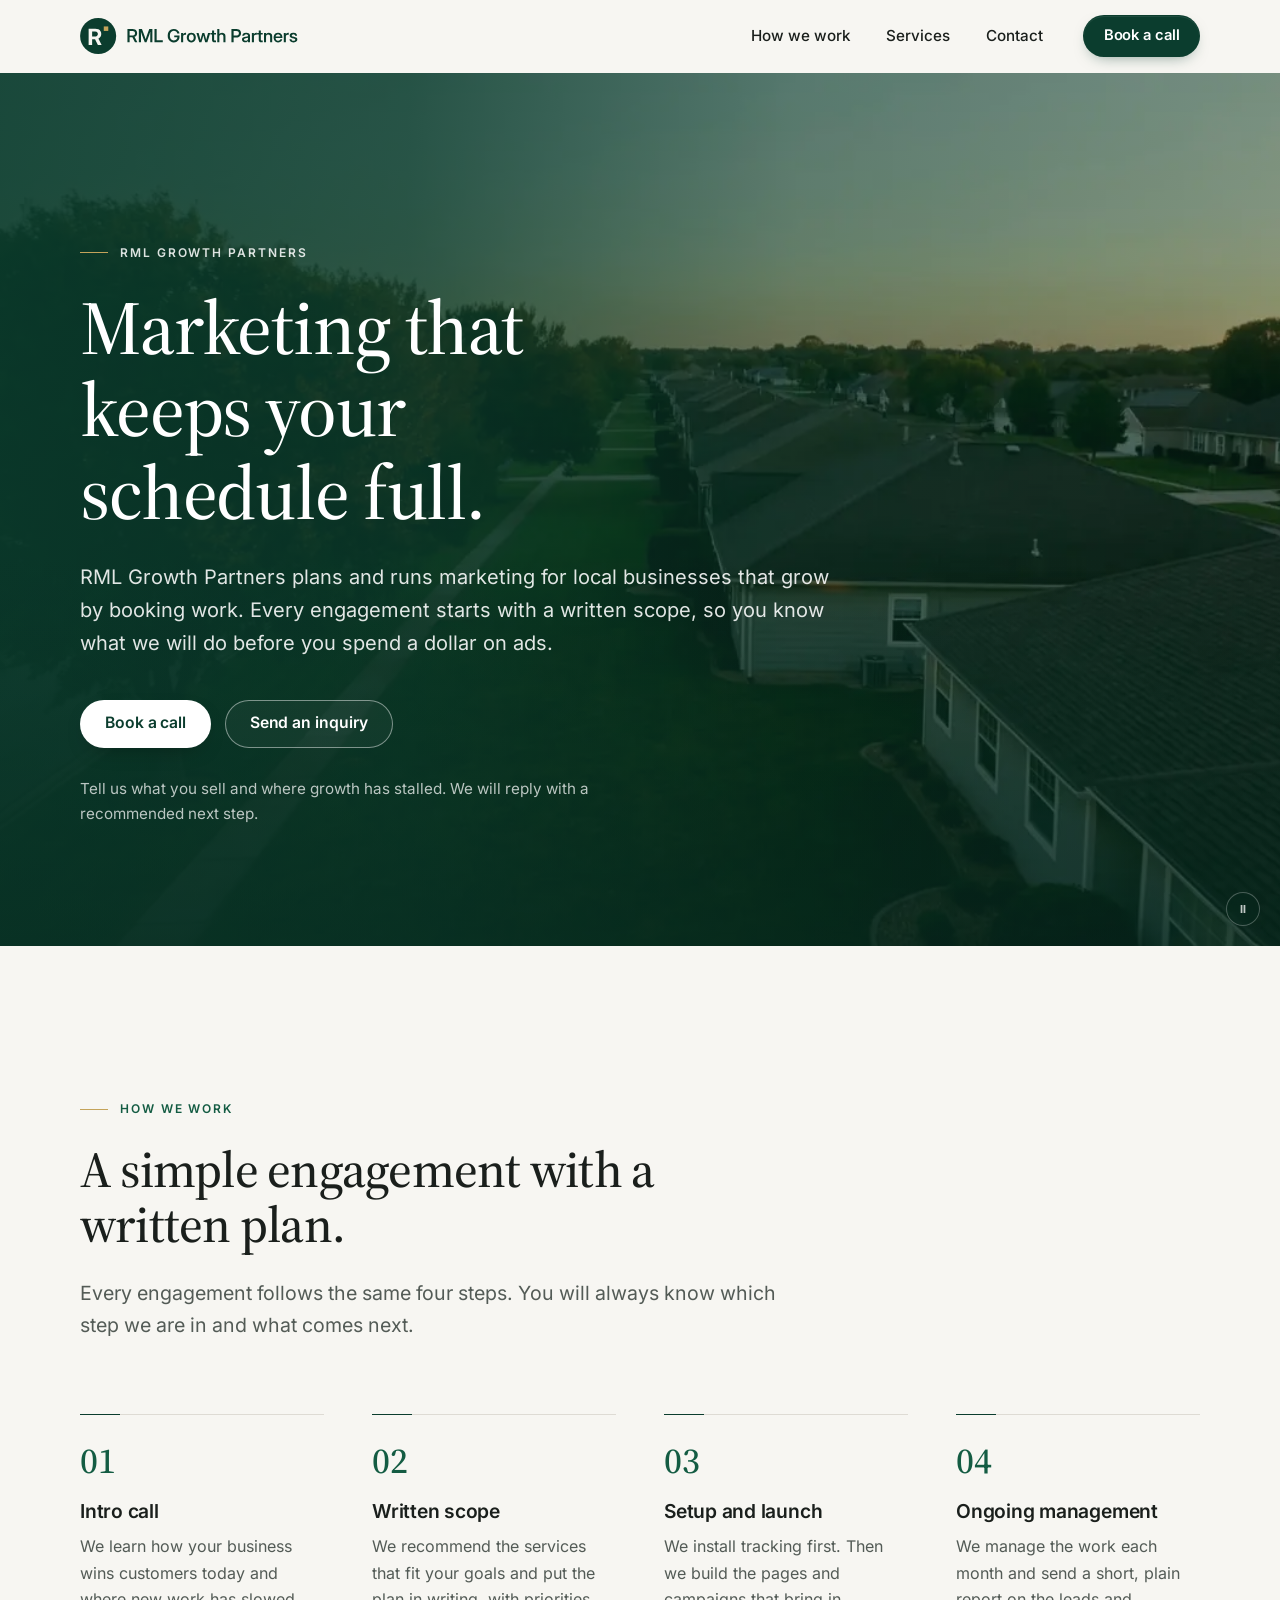
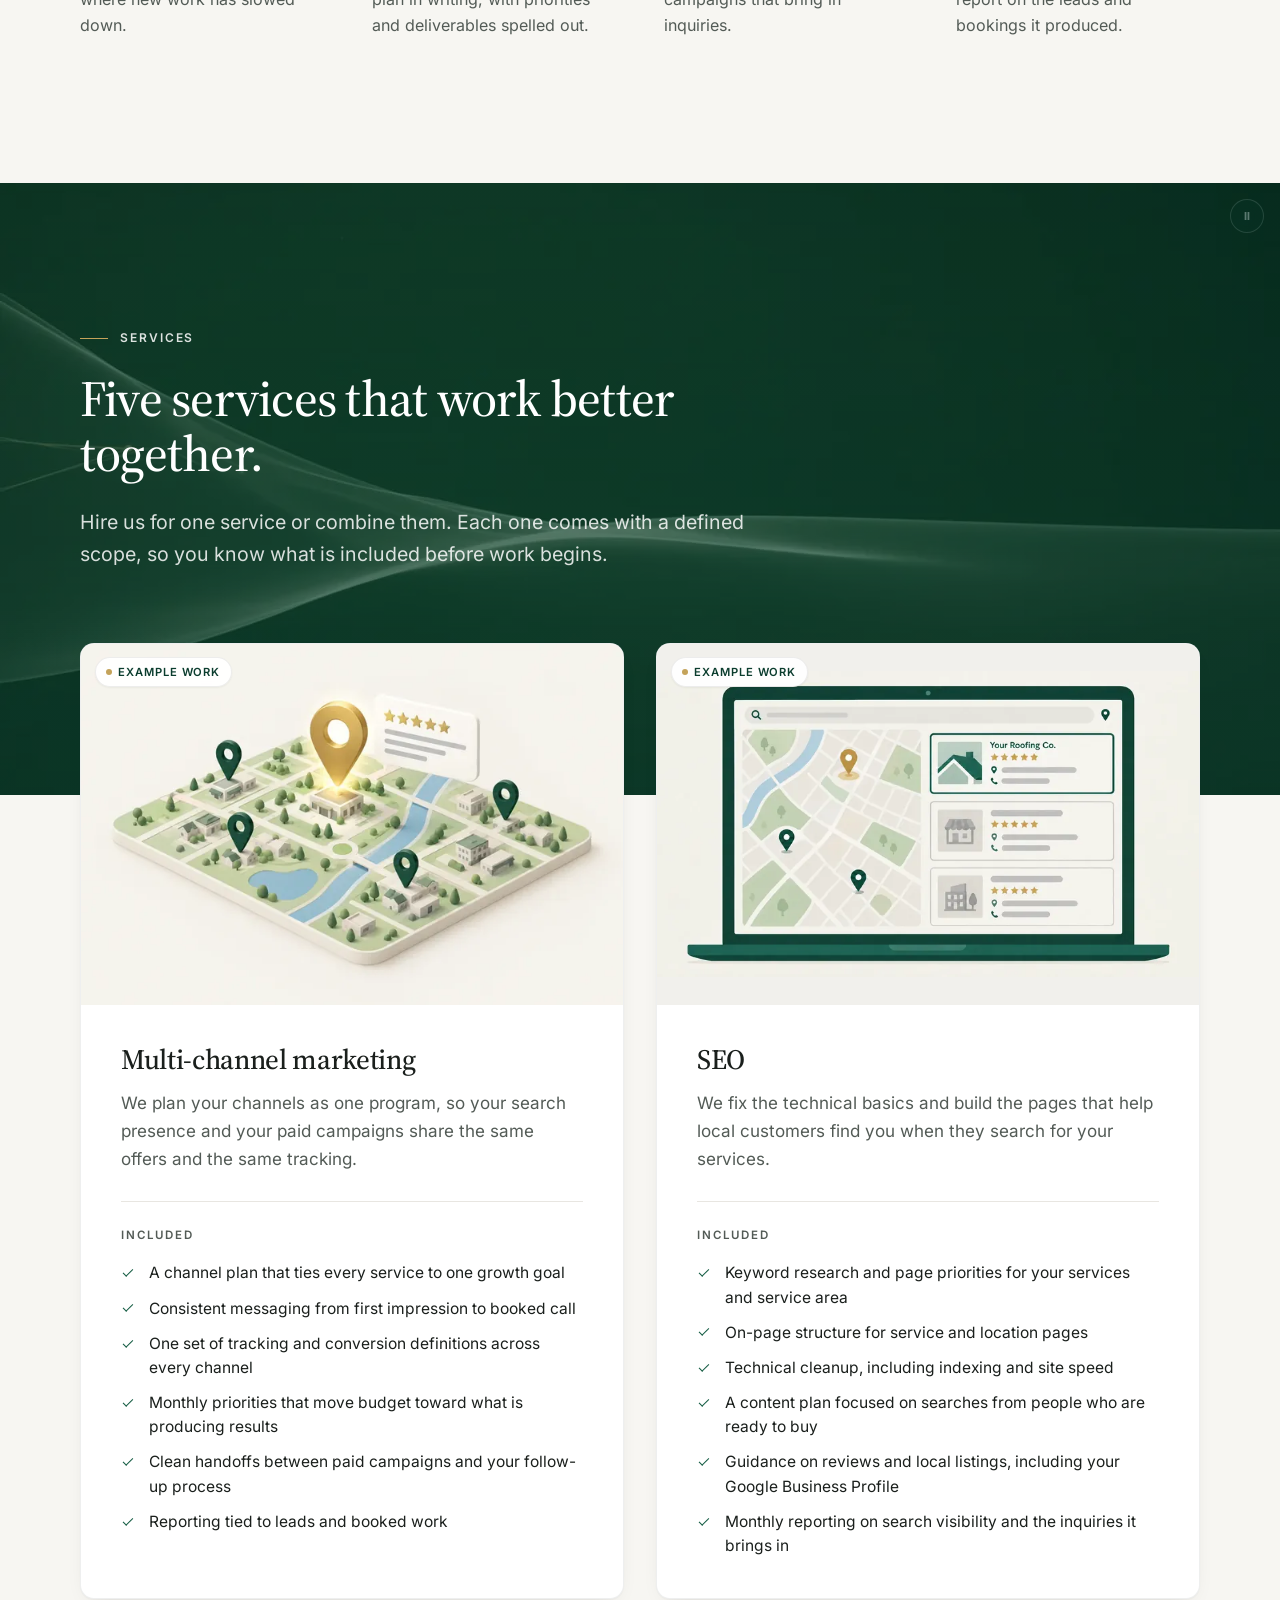
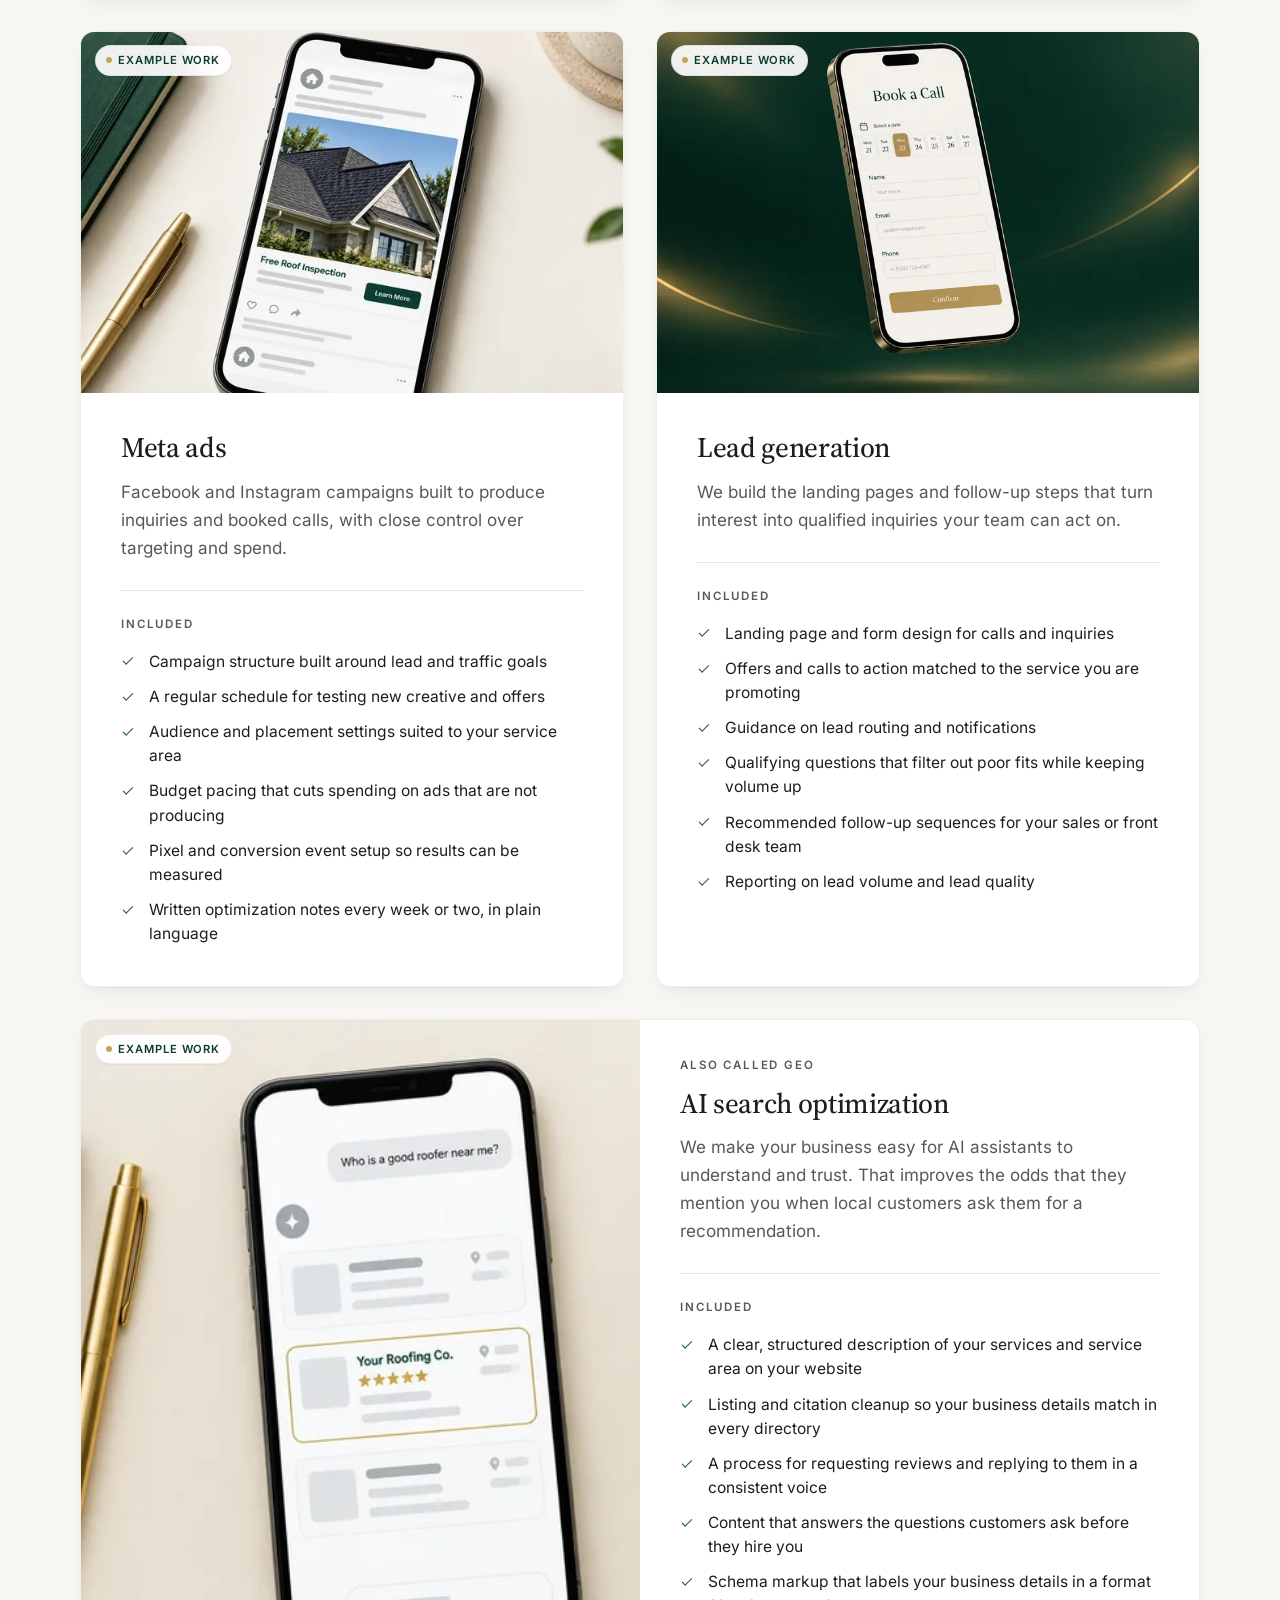
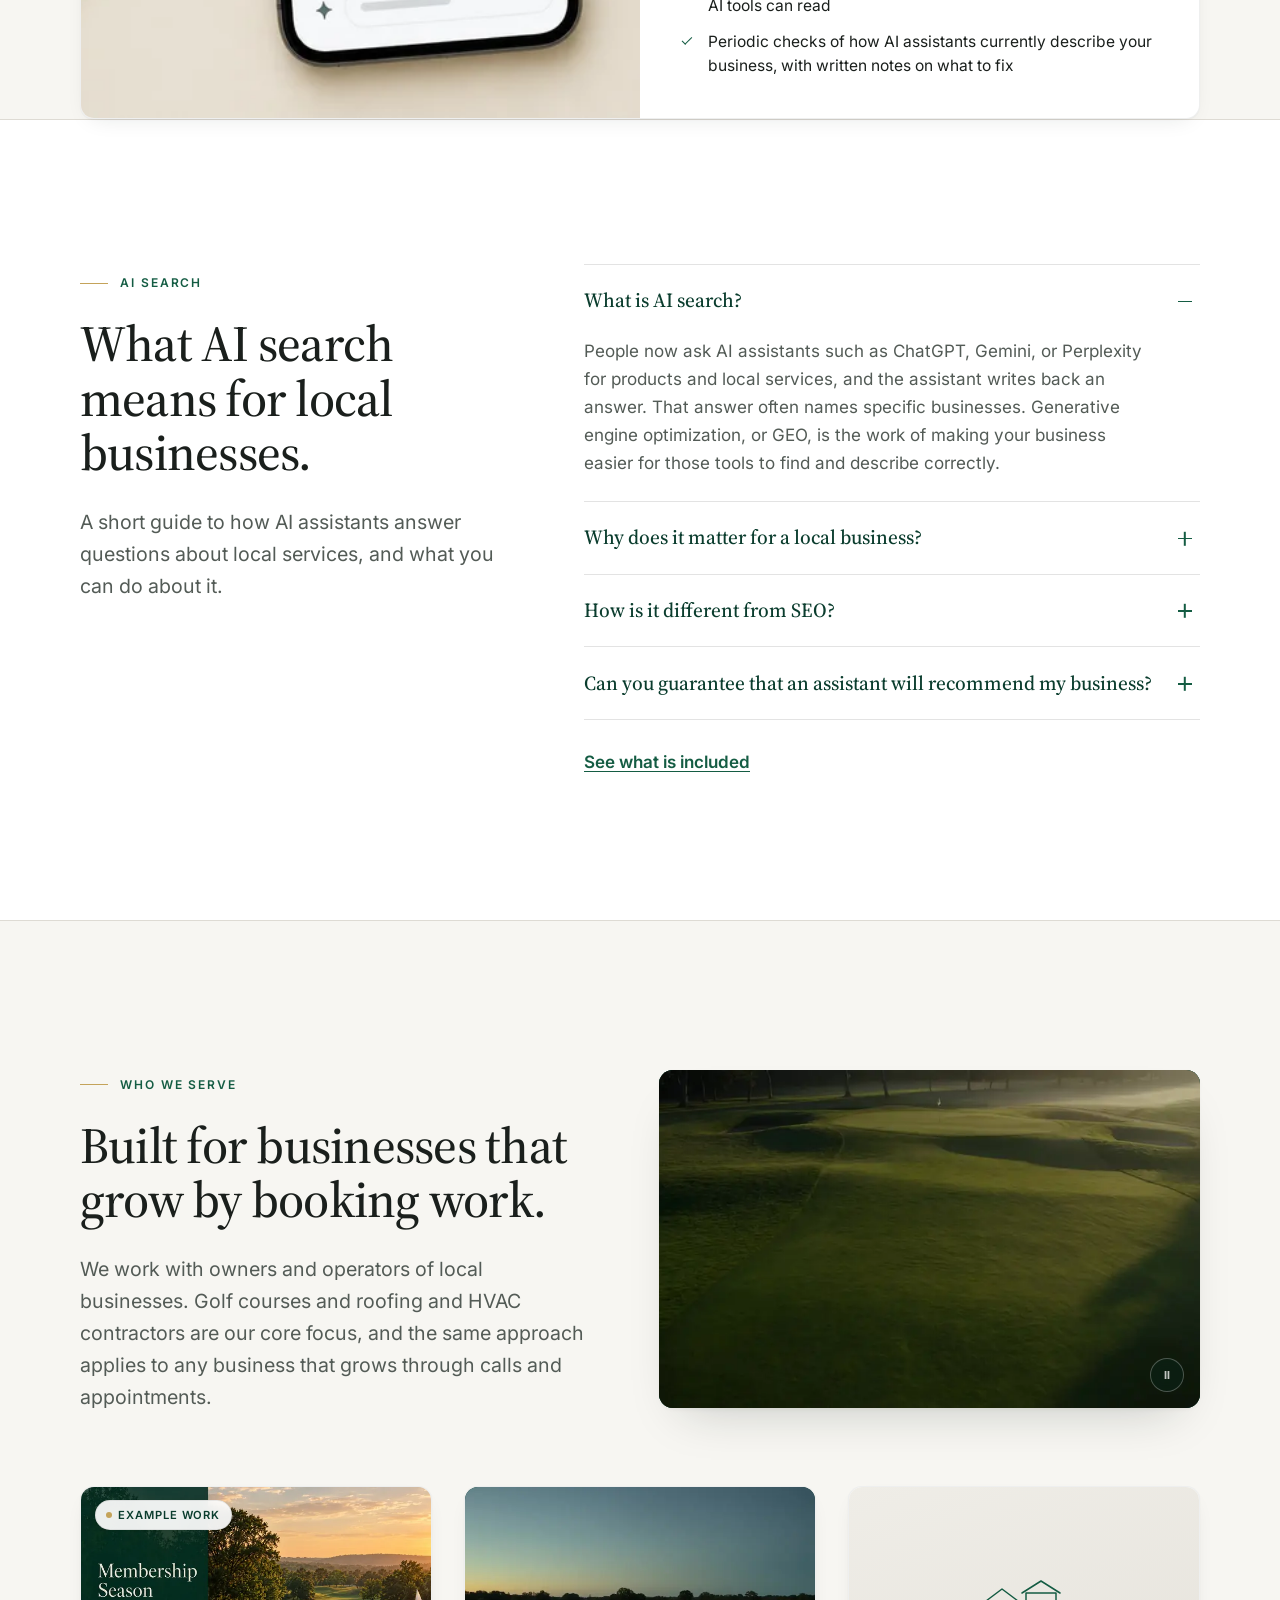
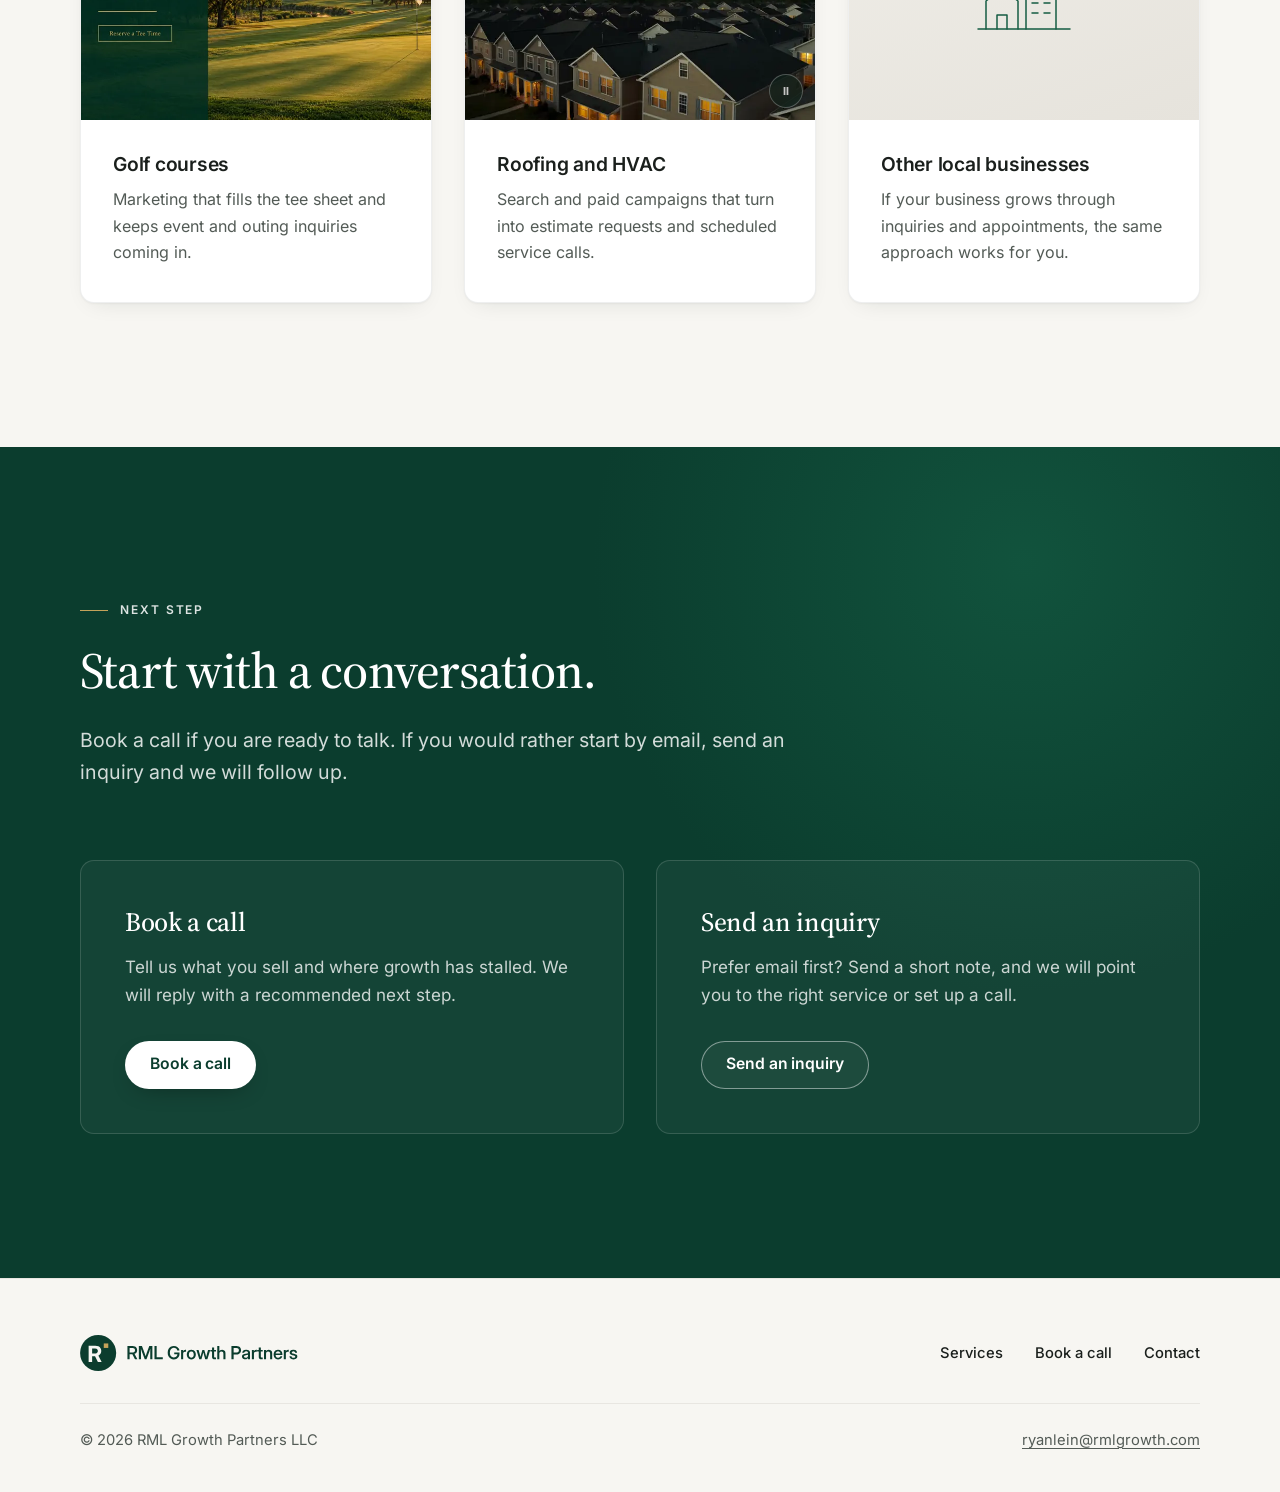
<file: index.html>
<!doctype html>
<html lang="en">
<head>
  <meta charset="utf-8">
  <meta name="viewport" content="width=device-width, initial-scale=1">
  <meta name="robots" content="noindex, nofollow">
  <script>document.documentElement.classList.add("js");</script>
  <title>RML Growth Partners | Marketing for Local Businesses</title>
  <meta name="description" content="RML Growth Partners plans and runs SEO, AI search optimization, Meta ads, and lead generation for local businesses. Every engagement starts with a written scope.">
  <meta name="theme-color" content="#0B3D2E">
  <meta property="og:type" content="website">
  <meta property="og:site_name" content="RML Growth Partners">
  <meta property="og:title" content="RML Growth Partners | Marketing for Local Businesses">
  <meta property="og:description" content="RML Growth Partners plans and runs SEO, AI search optimization, Meta ads, and lead generation for local businesses. Every engagement starts with a written scope.">
  <meta property="og:image" content="https://ryanlein43-max.github.io/rmlgrowth-staging/assets/og-image.png">
  <meta property="og:image:width" content="1200">
  <meta property="og:image:height" content="630">
  <meta property="og:image:alt" content="RML Growth Partners logo with the headline Marketing that keeps your schedule full.">
  <meta name="twitter:card" content="summary_large_image">
  <meta name="twitter:image" content="https://ryanlein43-max.github.io/rmlgrowth-staging/assets/og-image.png">
  <link rel="icon" href="./assets/favicon.svg" type="image/svg+xml">
  <link rel="icon" href="./assets/favicon-32.png" sizes="32x32" type="image/png">
  <link rel="icon" href="./assets/favicon-16.png" sizes="16x16" type="image/png">
  <link rel="apple-touch-icon" href="./assets/apple-touch-icon.png" sizes="180x180">
  <link rel="preload" as="image" href="./assets/video/hero-homes-roofing-hvac-loop-poster.webp" fetchpriority="high">
  <script type="application/ld+json">{"@context":"https://schema.org","@type":"Organization","name":"RML Growth Partners","legalName":"RML Growth Partners LLC","url":"https://rmlgrowth.com/","email":"ryanlein@rmlgrowth.com","logo":"https://rmlgrowth.com/assets/apple-touch-icon.png","description":"RML Growth Partners plans and runs SEO, AI search optimization, Meta ads, and lead generation for local businesses. Every engagement starts with a written scope.","makesOffer":[{"@type":"Offer","itemOffered":{"@type":"Service","name":"Multi-channel marketing"}},{"@type":"Offer","itemOffered":{"@type":"Service","name":"SEO"}},{"@type":"Offer","itemOffered":{"@type":"Service","name":"Meta ads"}},{"@type":"Offer","itemOffered":{"@type":"Service","name":"Lead generation"}},{"@type":"Offer","itemOffered":{"@type":"Service","name":"AI search optimization"}}]}</script>
  <link rel="preload" href="./assets/fonts/inter-latin-var.woff2" as="font" type="font/woff2" crossorigin>
  <link rel="preload" href="./assets/fonts/source-serif-4-latin-var.woff2" as="font" type="font/woff2" crossorigin>
  <link rel="stylesheet" href="./styles.css">
</head>
<body>
  <a class="skip-link" href="#main">Skip to content</a>
  <header class="site-header">
    <div class="container header-inner">
      <a class="brand" href="./" aria-label="RML Growth Partners home">
        <img class="brand-logo" src="./assets/logo/r-mark-lockup-on-light.svg" width="218" height="36" alt="RML Growth Partners">
      </a>
      <button class="nav-toggle" type="button" aria-controls="site-nav" aria-expanded="false" aria-label="Open menu">
        <svg width="22" height="22" viewBox="0 0 24 24" fill="none" stroke="currentColor" stroke-width="1.7" stroke-linecap="round" aria-hidden="true"><path class="i-open" d="M4 7h16M4 12h16M4 17h16"/><path class="i-close" d="M6 6l12 12M18 6L6 18"/></svg>
      </button>
      <nav id="site-nav" class="site-nav" aria-label="Primary">
        <ul>
          <li><a href="./#how-we-work">How we work</a></li>
          <li><a href="./#services">Services</a></li>
          <li><a href="./contact/">Contact</a></li>
          <li class="nav-cta"><a class="btn btn-primary btn-sm" href="./book/">Book a call</a></li>
        </ul>
      </nav>
    </div>
  </header>
  <main id="main">
    <section class="hero" aria-labelledby="hero-title">
      <div class="hero-media">
        <div class="loop-video is-hero" data-loop-video data-native-loop>
            <video muted playsinline loop preload="none" aria-hidden="true" tabindex="-1" poster="./assets/video/hero-homes-roofing-hvac-loop-poster.webp" data-src-hd="./assets/video/hero-homes-roofing-hvac-loop-1080p.mp4">
              <source src="./assets/video/hero-homes-roofing-hvac-loop-720p.mp4" type="video/mp4">
            </video>
            <button class="video-toggle" type="button" aria-label="Pause video" hidden>
              <svg viewBox="0 0 24 24" width="14" height="14" aria-hidden="true"><path class="i-pause" d="M8 5h3v14H8zM13 5h3v14h-3z" fill="currentColor"/><path class="i-play" d="M8 5l11 7-11 7z" fill="currentColor"/></svg>
            </button>
          </div>
      </div>
      <div class="container hero-content">
        <p class="kicker kicker-light">RML Growth Partners</p>
        <h1 id="hero-title">Marketing that keeps your schedule full.</h1>
        <p class="hero-sub">RML Growth Partners plans and runs marketing for local businesses that grow by booking work. Every engagement starts with a written scope, so you know what we will do before you spend a dollar on ads.</p>
        <div class="btn-row">
          <a class="btn btn-light" href="./book/">Book a call</a>
          <a class="btn btn-ghost-light" href="./contact/">Send an inquiry</a>
        </div>
        <p class="hero-note">Tell us what you sell and where growth has stalled. We will reply with a recommended next step.</p>
      </div>
    </section>

    <section class="section" id="how-we-work" aria-labelledby="how-title">
      <div class="container">
        <div class="section-head">
          <p class="kicker">How we work</p>
          <h2 id="how-title">A simple engagement with a written plan.</h2>
          <p class="lead">Every engagement follows the same four steps. You will always know which step we are in and what comes next.</p>
        </div>
        <ol class="steps">
          <li class="step reveal">
            <span class="step-num" aria-hidden="true">01</span>
            <h3>Intro call</h3>
            <p>We learn how your business wins customers today and where new work has slowed down.</p>
          </li>
          <li class="step reveal">
            <span class="step-num" aria-hidden="true">02</span>
            <h3>Written scope</h3>
            <p>We recommend the services that fit your goals and put the plan in writing, with priorities and deliverables spelled out.</p>
          </li>
          <li class="step reveal">
            <span class="step-num" aria-hidden="true">03</span>
            <h3>Setup and launch</h3>
            <p>We install tracking first. Then we build the pages and campaigns that bring in inquiries.</p>
          </li>
          <li class="step reveal">
            <span class="step-num" aria-hidden="true">04</span>
            <h3>Ongoing management</h3>
            <p>We manage the work each month and send a short, plain report on the leads and bookings it produced.</p>
          </li>
        </ol>
      </div>
    </section>

    <section class="services" id="services" aria-labelledby="services-title">
      <div class="services-band">
        <div class="loop-video is-band" data-loop-video>
            <video muted playsinline loop preload="none" aria-hidden="true" tabindex="-1" poster="./assets/video/services-abstract-green-gold-loop-poster.webp" data-src-hd="./assets/video/services-abstract-green-gold-loop-1080p.mp4">
              <source src="./assets/video/services-abstract-green-gold-loop-720p.mp4" type="video/mp4">
            </video>
            <button class="video-toggle" type="button" aria-label="Pause video" hidden>
              <svg viewBox="0 0 24 24" width="14" height="14" aria-hidden="true"><path class="i-pause" d="M8 5h3v14H8zM13 5h3v14h-3z" fill="currentColor"/><path class="i-play" d="M8 5l11 7-11 7z" fill="currentColor"/></svg>
            </button>
          </div>
        <div class="container services-band-content">
          <p class="kicker kicker-light">Services</p>
          <h2 id="services-title">Five services that work better together.</h2>
          <p class="lead">Hire us for one service or combine them. Each one comes with a defined scope, so you know what is included before work begins.</p>
        </div>
      </div>
      <div class="container">
        <div class="service-grid">
        <article class="service-card reveal" id="multi-channel" aria-labelledby="multi-channel-title">
          <figure class="card-media ">
            <img src="./assets/img/local-seo-map-pack-iso-800.webp" srcset="./assets/img/local-seo-map-pack-iso-800.webp 800w, ./assets/img/local-seo-map-pack-iso-1400.webp 1400w" sizes="(min-width: 960px) 540px, (min-width: 640px) 90vw, 100vw" width="1400" height="792" loading="lazy" decoding="async" alt="Illustration of a town map with one highlighted location pin and a five-star review card."><span class="example-tag">Example work</span>
          </figure>
          <div class="card-body">
            <h3 id="multi-channel-title">Multi-channel marketing</h3>
            <p>We plan your channels as one program, so your search presence and your paid campaigns share the same offers and the same tracking.</p>
            <p class="list-label">Included</p>
            <ul class="checklist">
              <li>A channel plan that ties every service to one growth goal</li>
              <li>Consistent messaging from first impression to booked call</li>
              <li>One set of tracking and conversion definitions across every channel</li>
              <li>Monthly priorities that move budget toward what is producing results</li>
              <li>Clean handoffs between paid campaigns and your follow-up process</li>
              <li>Reporting tied to leads and booked work</li>
            </ul>
          </div>
        </article>
        <article class="service-card reveal" id="seo" aria-labelledby="seo-title">
          <figure class="card-media media-contain media-light">
            <img src="./assets/img/local-seo-results-laptop-800.webp" srcset="./assets/img/local-seo-results-laptop-800.webp 800w, ./assets/img/local-seo-results-laptop-1400.webp 1400w" sizes="(min-width: 960px) 540px, (min-width: 640px) 90vw, 100vw" width="1400" height="792" loading="lazy" decoding="async" alt="Illustration of a local search results page with a business in the top map listing."><span class="example-tag">Example work</span>
          </figure>
          <div class="card-body">
            <h3 id="seo-title">SEO</h3>
            <p>We fix the technical basics and build the pages that help local customers find you when they search for your services.</p>
            <p class="list-label">Included</p>
            <ul class="checklist">
              <li>Keyword research and page priorities for your services and service area</li>
              <li>On-page structure for service and location pages</li>
              <li>Technical cleanup, including indexing and site speed</li>
              <li>A content plan focused on searches from people who are ready to buy</li>
              <li>Guidance on reviews and local listings, including your Google Business Profile</li>
              <li>Monthly reporting on search visibility and the inquiries it brings in</li>
            </ul>
          </div>
        </article>
        <article class="service-card reveal" id="meta-ads" aria-labelledby="meta-ads-title">
          <figure class="card-media ">
            <img src="./assets/img/meta-ads-roofing-phone-800.webp" srcset="./assets/img/meta-ads-roofing-phone-800.webp 800w, ./assets/img/meta-ads-roofing-phone-1400.webp 1400w" sizes="(min-width: 960px) 540px, (min-width: 640px) 90vw, 100vw" width="1400" height="792" loading="lazy" decoding="async" alt="Example of a sponsored social ad for a local roofing company, shown on a phone."><span class="example-tag">Example work</span>
          </figure>
          <div class="card-body">
            <h3 id="meta-ads-title">Meta ads</h3>
            <p>Facebook and Instagram campaigns built to produce inquiries and booked calls, with close control over targeting and spend.</p>
            <p class="list-label">Included</p>
            <ul class="checklist">
              <li>Campaign structure built around lead and traffic goals</li>
              <li>A regular schedule for testing new creative and offers</li>
              <li>Audience and placement settings suited to your service area</li>
              <li>Budget pacing that cuts spending on ads that are not producing</li>
              <li>Pixel and conversion event setup so results can be measured</li>
              <li>Written optimization notes every week or two, in plain language</li>
            </ul>
          </div>
        </article>
        <article class="service-card reveal" id="lead-gen" aria-labelledby="lead-gen-title">
          <figure class="card-media media-dark">
            <img src="./assets/img/lead-form-phone-booking-800.webp" srcset="./assets/img/lead-form-phone-booking-800.webp 800w, ./assets/img/lead-form-phone-booking-1400.webp 1400w" sizes="(min-width: 960px) 540px, (min-width: 640px) 90vw, 100vw" width="1400" height="1045" loading="lazy" decoding="async" alt="Mobile booking form with a date picker and contact fields."><span class="example-tag">Example work</span>
          </figure>
          <div class="card-body">
            <h3 id="lead-gen-title">Lead generation</h3>
            <p>We build the landing pages and follow-up steps that turn interest into qualified inquiries your team can act on.</p>
            <p class="list-label">Included</p>
            <ul class="checklist">
              <li>Landing page and form design for calls and inquiries</li>
              <li>Offers and calls to action matched to the service you are promoting</li>
              <li>Guidance on lead routing and notifications</li>
              <li>Qualifying questions that filter out poor fits while keeping volume up</li>
              <li>Recommended follow-up sequences for your sales or front desk team</li>
              <li>Reporting on lead volume and lead quality</li>
            </ul>
          </div>
        </article>
        <article class="service-card service-card-wide reveal" id="ai-search" aria-labelledby="ai-search-title">
          <figure class="card-media media-ai">
            <img src="./assets/img/ai-search-assistant-phone-800.webp" width="800" height="533" loading="lazy" decoding="async" alt="Illustration of a phone showing an AI assistant answer that lists a local roofing company named Your Roofing Co."><span class="example-tag">Example work</span>
          </figure>
          <div class="card-body">
            <p class="list-label card-label">Also called GEO</p>
            <h3 id="ai-search-title">AI search optimization</h3>
            <p>We make your business easy for AI assistants to understand and trust. That improves the odds that they mention you when local customers ask them for a recommendation.</p>
            <p class="list-label">Included</p>
            <ul class="checklist">
              <li>A clear, structured description of your services and service area on your website</li>
              <li>Listing and citation cleanup so your business details match in every directory</li>
              <li>A process for requesting reviews and replying to them in a consistent voice</li>
              <li>Content that answers the questions customers ask before they hire you</li>
              <li>Schema markup that labels your business details in a format AI tools can read</li>
              <li>Periodic checks of how AI assistants currently describe your business, with written notes on what to fix</li>
            </ul>
          </div>
        </article>
        </div>
      </div>
    </section>

    <section class="section faq-section" id="ai-search-explained" aria-labelledby="ai-explained-title">
      <div class="container faq-layout">
        <div class="section-head">
          <p class="kicker">AI search</p>
          <h2 id="ai-explained-title">What AI search means for local businesses.</h2>
          <p class="lead">A short guide to how AI assistants answer questions about local services, and what you can do about it.</p>
        </div>
        <div class="faq-col">
          <div class="faq-list">
            <details class="faq-item" open>
              <summary>What is AI search?</summary>
              <p>People now ask AI assistants such as ChatGPT, Gemini, or Perplexity for products and local services, and the assistant writes back an answer. That answer often names specific businesses. Generative engine optimization, or GEO, is the work of making your business easier for those tools to find and describe correctly.</p>
            </details>
            <details class="faq-item">
              <summary>Why does it matter for a local business?</summary>
              <p>An assistant's answer is short, and a customer may only hear about the businesses it names. If the information about your business online is thin or out of date, the assistant has less to work with when it describes you.</p>
            </details>
            <details class="faq-item">
              <summary>How is it different from SEO?</summary>
              <p>It builds on the same foundation. Accurate listings and a clearly organized website help with both. AI search puts extra weight on how clearly your business is described across the web and whether those descriptions agree with each other. It pairs well with our SEO service.</p>
            </details>
            <details class="faq-item">
              <summary>Can you guarantee that an assistant will recommend my business?</summary>
              <p>No one can. These tools decide what to say on their own, and their answers change over time. Our job is to make accurate, consistent information about your business easy for them to find. We check how they describe you on a regular schedule and adjust the work based on what we see.</p>
            </details>
          </div>
          <p class="faq-more"><a href="./#ai-search">See what is included</a></p>
        </div>
      </div>
    </section>

    <section class="section" id="who-we-serve" aria-labelledby="serve-title">
      <div class="container">
        <div class="serve-head">
          <div class="section-head">
            <p class="kicker">Who we serve</p>
            <h2 id="serve-title">Built for businesses that grow by booking work.</h2>
            <p class="lead">We work with owners and operators of local businesses. Golf courses and roofing and HVAC contractors are our core focus, and the same approach applies to any business that grows through calls and appointments.</p>
          </div>
          <div class="serve-feature reveal">
            <div class="loop-video is-feature" data-loop-video>
            <video muted playsinline loop preload="none" aria-hidden="true" tabindex="-1" poster="./assets/video/hero-golf-fairway-loop-poster-800.webp" data-src-hd="./assets/video/hero-golf-fairway-loop-1080p.mp4">
              <source src="./assets/video/hero-golf-fairway-loop-720p.mp4" type="video/mp4">
            </video>
            <button class="video-toggle" type="button" aria-label="Pause video" hidden>
              <svg viewBox="0 0 24 24" width="14" height="14" aria-hidden="true"><path class="i-pause" d="M8 5h3v14H8zM13 5h3v14h-3z" fill="currentColor"/><path class="i-play" d="M8 5l11 7-11 7z" fill="currentColor"/></svg>
            </button>
          </div>
          </div>
        </div>
        <div class="serve-grid">
          <article class="serve-card reveal">
            <figure class="card-media">
              <img class="pos-left" src="./assets/img/golf-promo-membership-800.webp" srcset="./assets/img/golf-promo-membership-800.webp 800w, ./assets/img/golf-promo-membership-1400.webp 1400w" sizes="(min-width: 960px) 380px, (min-width: 640px) 50vw, 100vw" width="1400" height="792" loading="lazy" decoding="async" alt="Example golf course promotion over a fairway at sunset."><span class="example-tag">Example work</span>
            </figure>
            <div class="card-body">
              <h3>Golf courses</h3>
              <p>Marketing that fills the tee sheet and keeps event and outing inquiries coming in.</p>
            </div>
          </article>
          <article class="serve-card reveal">
            <div class="card-media">
              <div class="loop-video is-card" data-loop-video>
            <video muted playsinline loop preload="none" aria-hidden="true" tabindex="-1" poster="./assets/video/roofing-hvac-rooftops-dusk-loop-poster-800.webp" data-src-hd="./assets/video/roofing-hvac-rooftops-dusk-loop-1080p.mp4">
              <source src="./assets/video/roofing-hvac-rooftops-dusk-loop-720p.mp4" type="video/mp4">
            </video>
            <button class="video-toggle" type="button" aria-label="Pause video" hidden>
              <svg viewBox="0 0 24 24" width="14" height="14" aria-hidden="true"><path class="i-pause" d="M8 5h3v14H8zM13 5h3v14h-3z" fill="currentColor"/><path class="i-play" d="M8 5l11 7-11 7z" fill="currentColor"/></svg>
            </button>
          </div>
            </div>
            <div class="card-body">
              <h3>Roofing and HVAC</h3>
              <p>Search and paid campaigns that turn into estimate requests and scheduled service calls.</p>
            </div>
          </article>
          <article class="serve-card serve-card-plain reveal">
            <div class="card-media card-media-plain" aria-hidden="true">
              <svg viewBox="0 0 120 80" width="120" height="80" fill="none" stroke="currentColor" stroke-width="1.5" stroke-linecap="round" stroke-linejoin="round"><path d="M14 66h92"/><path d="M22 66V38l16-12 16 12v28"/><path d="M33 66V52h10v14"/><path d="M62 66V30h30v36"/><path d="M68 40h6M80 40h6M68 50h6M80 50h6"/><path d="M58 30l19-12 19 12"/></svg>
            </div>
            <div class="card-body">
              <h3>Other local businesses</h3>
              <p>If your business grows through inquiries and appointments, the same approach works for you.</p>
            </div>
          </article>
        </div>
      </div>
    </section>

    <section class="section cta-section" aria-labelledby="cta-title">
      <div class="container">
        <div class="section-head">
          <p class="kicker kicker-light">Next step</p>
          <h2 id="cta-title">Start with a conversation.</h2>
          <p class="lead">Book a call if you are ready to talk. If you would rather start by email, send an inquiry and we will follow up.</p>
        </div>
        <div class="cta-grid">
          <div class="cta-card reveal">
            <h3>Book a call</h3>
            <p>Tell us what you sell and where growth has stalled. We will reply with a recommended next step.</p>
            <a class="btn btn-light" href="./book/">Book a call</a>
          </div>
          <div class="cta-card reveal">
            <h3>Send an inquiry</h3>
            <p>Prefer email first? Send a short note, and we will point you to the right service or set up a call.</p>
            <a class="btn btn-ghost-light" href="./contact/">Send an inquiry</a>
          </div>
        </div>
      </div>
    </section>
  </main>
  <footer class="site-footer">
    <div class="container">
      <div class="footer-top">
        <a class="brand" href="./" aria-label="RML Growth Partners home">
          <img class="brand-logo" src="./assets/logo/r-mark-lockup-on-light.svg" width="218" height="36" alt="RML Growth Partners">
        </a>
        <nav class="footer-nav" aria-label="Footer">
          <ul>
            <li><a href="./#services">Services</a></li>
            <li><a href="./book/">Book a call</a></li>
            <li><a href="./contact/">Contact</a></li>
          </ul>
        </nav>
      </div>
      <div class="footer-bottom">
        <p>&copy; 2026 RML Growth Partners LLC</p>
        <p><a href="mailto:ryanlein@rmlgrowth.com">ryanlein@rmlgrowth.com</a></p>
      </div>
    </div>
  </footer>
  <script src="./main.js" defer></script>
</body>
</html>
</file>
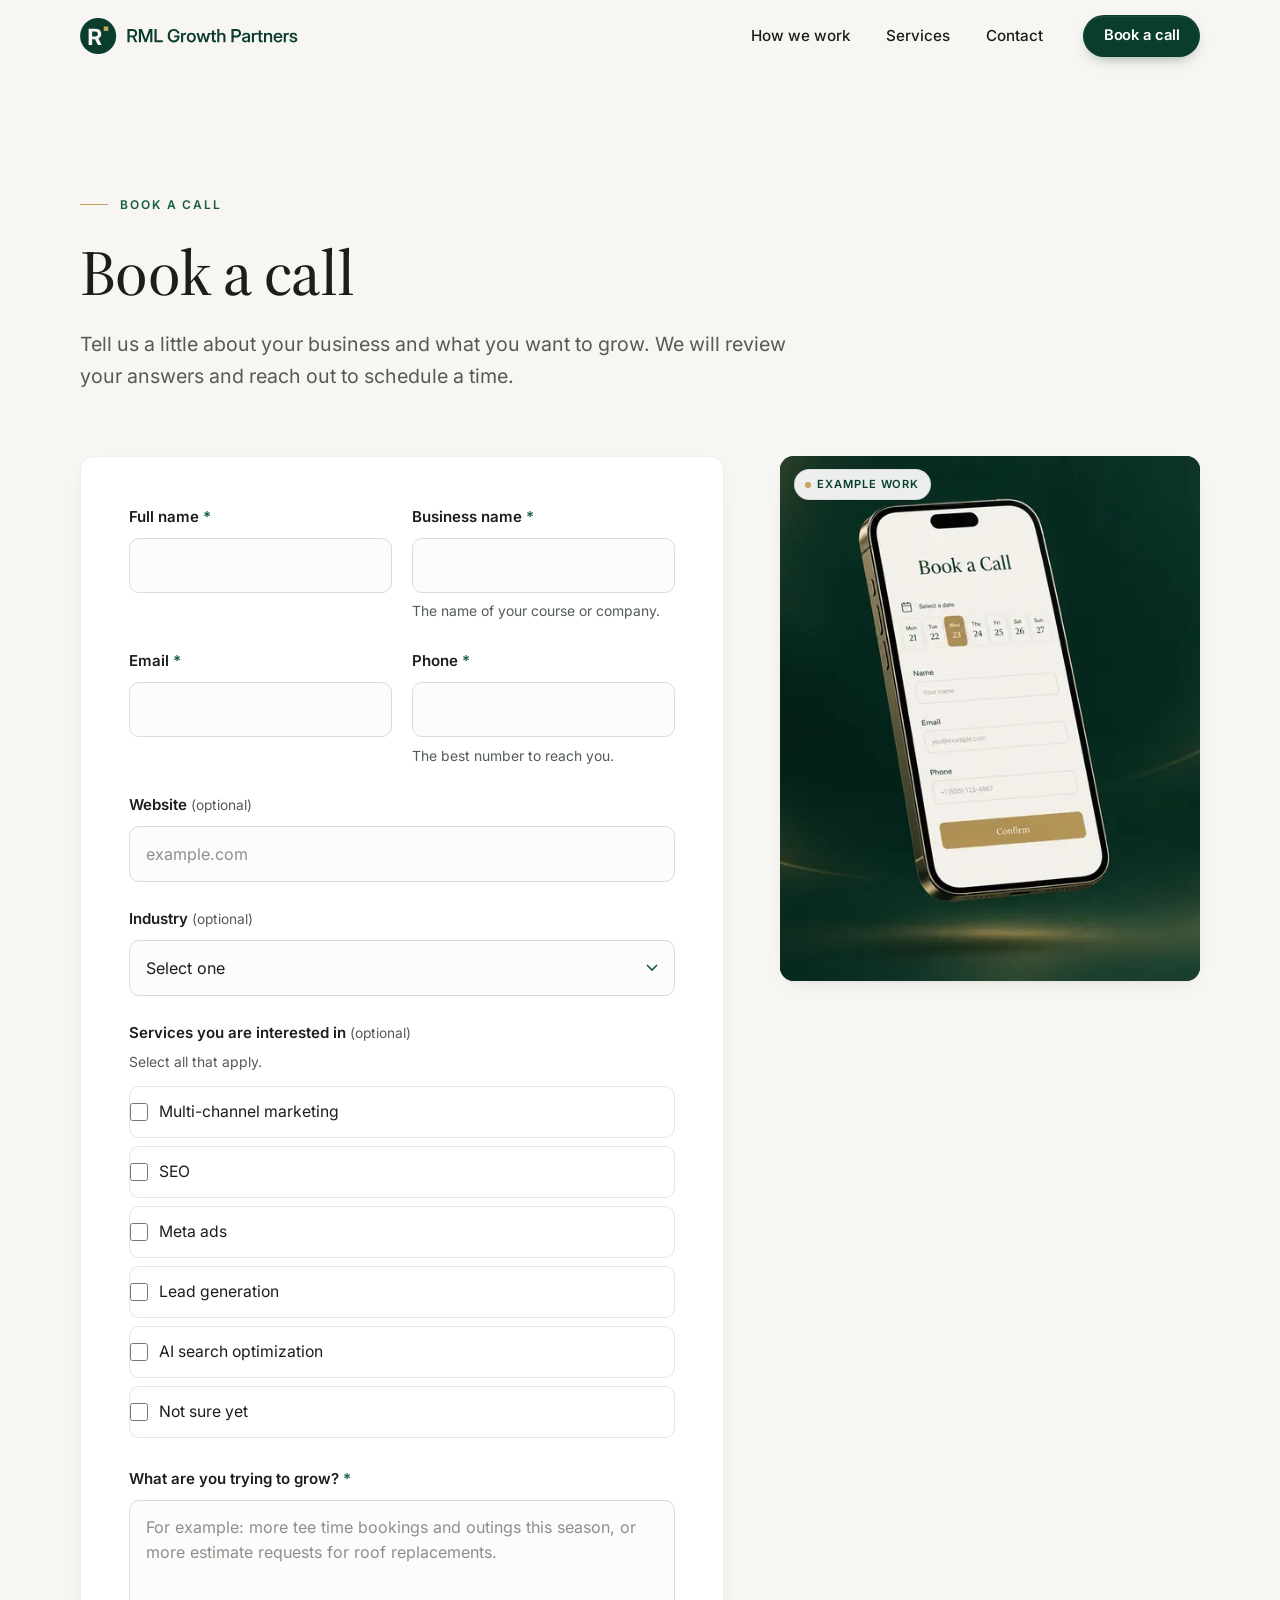
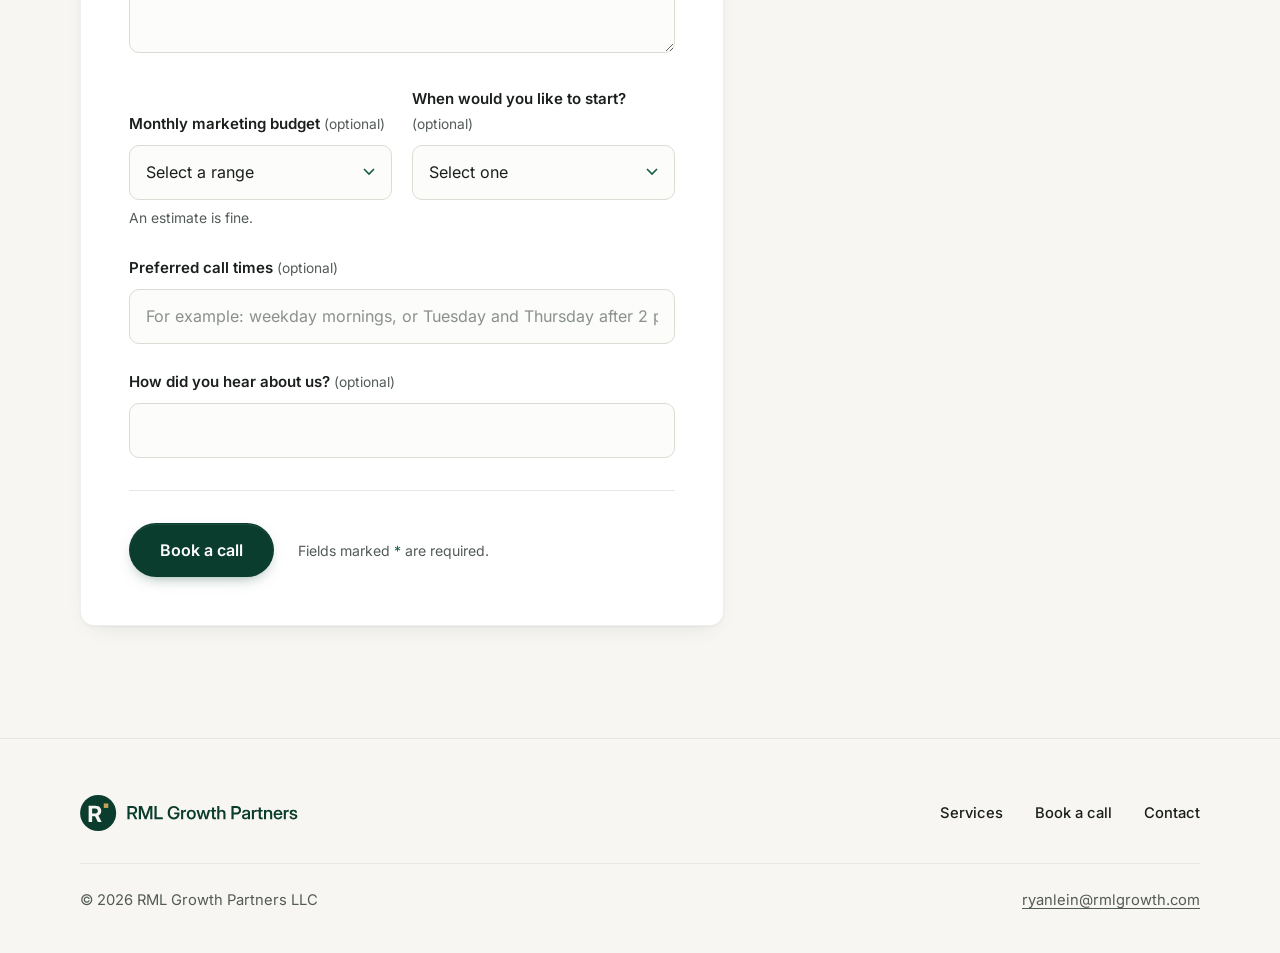
<file: book/index.html>
<!doctype html>
<html lang="en">
<head>
  <meta charset="utf-8">
  <meta name="viewport" content="width=device-width, initial-scale=1">
  <meta name="robots" content="noindex, nofollow">
  <script>document.documentElement.classList.add("js");</script>
  <title>Book a Call | RML Growth Partners</title>
  <meta name="description" content="Book a call with RML Growth Partners. Tell us what you sell and where growth has stalled, and we will reply with a recommended next step.">
  <meta name="theme-color" content="#0B3D2E">
  <meta property="og:type" content="website">
  <meta property="og:site_name" content="RML Growth Partners">
  <meta property="og:title" content="Book a Call | RML Growth Partners">
  <meta property="og:description" content="Book a call with RML Growth Partners. Tell us what you sell and where growth has stalled, and we will reply with a recommended next step.">
  <meta property="og:image" content="https://ryanlein43-max.github.io/rmlgrowth-staging/assets/og-image.png">
  <meta property="og:image:width" content="1200">
  <meta property="og:image:height" content="630">
  <meta property="og:image:alt" content="RML Growth Partners logo with the headline Marketing that keeps your schedule full.">
  <meta name="twitter:card" content="summary_large_image">
  <meta name="twitter:image" content="https://ryanlein43-max.github.io/rmlgrowth-staging/assets/og-image.png">
  <link rel="icon" href="../assets/favicon.svg" type="image/svg+xml">
  <link rel="icon" href="../assets/favicon-32.png" sizes="32x32" type="image/png">
  <link rel="icon" href="../assets/favicon-16.png" sizes="16x16" type="image/png">
  <link rel="apple-touch-icon" href="../assets/apple-touch-icon.png" sizes="180x180">
  <link rel="preload" href="../assets/fonts/inter-latin-var.woff2" as="font" type="font/woff2" crossorigin>
  <link rel="preload" href="../assets/fonts/source-serif-4-latin-var.woff2" as="font" type="font/woff2" crossorigin>
  <link rel="stylesheet" href="../styles.css">
</head>
<body>
  <a class="skip-link" href="#main">Skip to content</a>
  <header class="site-header">
    <div class="container header-inner">
      <a class="brand" href="../" aria-label="RML Growth Partners home">
        <img class="brand-logo" src="../assets/logo/r-mark-lockup-on-light.svg" width="218" height="36" alt="RML Growth Partners">
      </a>
      <button class="nav-toggle" type="button" aria-controls="site-nav" aria-expanded="false" aria-label="Open menu">
        <svg width="22" height="22" viewBox="0 0 24 24" fill="none" stroke="currentColor" stroke-width="1.7" stroke-linecap="round" aria-hidden="true"><path class="i-open" d="M4 7h16M4 12h16M4 17h16"/><path class="i-close" d="M6 6l12 12M18 6L6 18"/></svg>
      </button>
      <nav id="site-nav" class="site-nav" aria-label="Primary">
        <ul>
          <li><a href="../#how-we-work">How we work</a></li>
          <li><a href="../#services">Services</a></li>
          <li><a href="../contact/">Contact</a></li>
          <li class="nav-cta"><a class="btn btn-primary btn-sm" href="../book/">Book a call</a></li>
        </ul>
      </nav>
    </div>
  </header>
  <main id="main">
    <section class="page-intro">
      <div class="container">
        <div class="intro-text">
          <p class="kicker">Book a call</p>
          <h1>Book a call</h1>
          <p class="lead">Tell us a little about your business and what you want to grow. We will review your answers and reach out to schedule a time.</p>
        </div>
      </div>
    </section>
    <section class="form-section">
      <div class="container form-layout">
        <div class="form-panel">
          <form id="book-form" method="POST" data-ajax-form data-to="ryanlein" data-host="rmlgrowth.com" data-success="book-success" novalidate>
            <input type="hidden" name="_subject" value="New call request from rmlgrowth.com">
            <input type="hidden" name="_template" value="table">
            <input type="hidden" name="_captcha" value="false">
            <input type="hidden" name="_blacklist" value="notlettersmail.com, mailinator.com, yopmail.com, guerrillamail, sharklasers.com, 10minutemail, viagra, cialis, casino, escort, porn, forex, cryptocurrency, bitcoin">
            <input type="hidden" name="Form source" value="Book a call (/book)">
            <div class="hp" aria-hidden="true">
              <label for="book-honey">Leave this field empty</label>
              <input id="book-honey" type="text" name="_honey" tabindex="-1" autocomplete="off">
            </div>
              <div class="field-row">
              <div class="field">
                <label for="book-name">Full name <span class="req" aria-hidden="true">*</span></label>
                <input id="book-name" name="Full name" type="text" autocomplete="name" required aria-describedby="book-name-err">
                <p class="field-error" id="book-name-err" aria-live="polite"></p>
              </div>
              <div class="field">
                <label for="book-company">Business name <span class="req" aria-hidden="true">*</span></label>
                <input id="book-company" name="Business name" type="text" autocomplete="organization" required aria-describedby="book-company-help book-company-err">
                <p class="helper" id="book-company-help">The name of your course or company.</p>
                <p class="field-error" id="book-company-err" aria-live="polite"></p>
              </div>
              </div>
              <div class="field-row">
              <div class="field">
                <label for="book-email">Email <span class="req" aria-hidden="true">*</span></label>
                <input id="book-email" name="email" type="email" autocomplete="email" required aria-describedby="book-email-err">
                <p class="field-error" id="book-email-err" aria-live="polite"></p>
              </div>
              <div class="field">
                <label for="book-phone">Phone <span class="req" aria-hidden="true">*</span></label>
                <input id="book-phone" name="Phone" type="tel" autocomplete="tel" required aria-describedby="book-phone-help book-phone-err">
                <p class="helper" id="book-phone-help">The best number to reach you.</p>
                <p class="field-error" id="book-phone-err" aria-live="polite"></p>
              </div>
              </div>
              <div class="field">
                <label for="book-website">Website <span class="opt">(optional)</span></label>
                <input id="book-website" name="Website" type="url" autocomplete="url" placeholder="example.com" aria-describedby="book-website-err">
                <p class="field-error" id="book-website-err" aria-live="polite"></p>
              </div>
              <div class="field">
                <label for="book-industry">Industry <span class="opt">(optional)</span></label>
                <select id="book-industry" name="Industry">
                  <option value="">Select one</option>
                  <option value="Golf course">Golf course</option>
                  <option value="Roofing">Roofing</option>
                  <option value="HVAC">HVAC</option>
                  <option value="Other">Other</option>
                </select>
              </div>
              <fieldset class="field checkbox-group" aria-describedby="book-services-help">
                <legend>Services you are interested in <span class="opt">(optional)</span></legend>
                <p class="helper" id="book-services-help">Select all that apply.</p>
                <label class="check"><input type="checkbox" name="Services you are interested in" value="Multi-channel marketing"><span>Multi-channel marketing</span></label>
                <label class="check"><input type="checkbox" name="Services you are interested in" value="SEO"><span>SEO</span></label>
                <label class="check"><input type="checkbox" name="Services you are interested in" value="Meta ads"><span>Meta ads</span></label>
                <label class="check"><input type="checkbox" name="Services you are interested in" value="Lead generation"><span>Lead generation</span></label>
                <label class="check"><input type="checkbox" name="Services you are interested in" value="AI search optimization"><span>AI search optimization</span></label>
                <label class="check"><input type="checkbox" name="Services you are interested in" value="Not sure yet"><span>Not sure yet</span></label>
              </fieldset>
              <div class="field">
                <label for="book-grow">What are you trying to grow? <span class="req" aria-hidden="true">*</span></label>
                <textarea id="book-grow" name="What are you trying to grow" placeholder="For example: more tee time bookings and outings this season, or more estimate requests for roof replacements." required aria-describedby="book-grow-err" rows="5"></textarea>
                <p class="field-error" id="book-grow-err" aria-live="polite"></p>
              </div>
              <div class="field-row">
              <div class="field">
                <label for="book-budget">Monthly marketing budget <span class="opt">(optional)</span></label>
                <select id="book-budget" name="Monthly marketing budget" aria-describedby="book-budget-help">
                  <option value="">Select a range</option>
                  <option value="Under $2,000">Under $2,000</option>
                  <option value="$2,000 to $5,000">$2,000 to $5,000</option>
                  <option value="$5,000 to $10,000">$5,000 to $10,000</option>
                  <option value="Over $10,000">Over $10,000</option>
                  <option value="Prefer to discuss">Prefer to discuss</option>
                </select>
                <p class="helper" id="book-budget-help">An estimate is fine.</p>
              </div>
              <div class="field">
                <label for="book-timing">When would you like to start? <span class="opt">(optional)</span></label>
                <select id="book-timing" name="When would you like to start">
                  <option value="">Select one</option>
                  <option value="As soon as possible">As soon as possible</option>
                  <option value="Within the next month">Within the next month</option>
                  <option value="Just exploring">Just exploring</option>
                </select>
              </div>
              </div>
              <div class="field">
                <label for="book-times">Preferred call times <span class="opt">(optional)</span></label>
                <input id="book-times" name="Preferred call times" type="text" placeholder="For example: weekday mornings, or Tuesday and Thursday after 2 p.m. CT" aria-describedby="book-times-err">
                <p class="field-error" id="book-times-err" aria-live="polite"></p>
              </div>
              <div class="field">
                <label for="book-source">How did you hear about us? <span class="opt">(optional)</span></label>
                <input id="book-source" name="How did you hear about us" type="text" aria-describedby="book-source-err">
                <p class="field-error" id="book-source-err" aria-live="polite"></p>
              </div>
            <div class="form-actions">
              <button class="btn btn-primary btn-lg" type="submit">Book a call</button>
              <p class="form-note">Fields marked <span class="req">*</span> are required.</p>
            </div>
            <div class="form-status" role="alert"></div>
          </form>
          <div id="book-success" class="form-success" role="status" aria-live="polite" hidden>
            <svg class="check-icon" viewBox="0 0 48 48" width="48" height="48" fill="none" stroke="currentColor" stroke-width="1.8" stroke-linecap="round" stroke-linejoin="round" aria-hidden="true"><circle cx="24" cy="24" r="20"/><path d="m15 24 6 6 12-12"/></svg>
            <h2 tabindex="-1">Thank you. We received your request.</h2>
            <p>We will follow up by email or phone to set up a time.</p>
            <p><a class="text-link" href="../">Back to home</a></p>
          </div>
        </div>
        <aside class="form-aside">
          <figure class="card-media aside-media media-dark">
            <img src="../assets/img/lead-form-phone-booking-800.webp" srcset="../assets/img/lead-form-phone-booking-800.webp 800w, ../assets/img/lead-form-phone-booking-1400.webp 1400w" sizes="(min-width: 1024px) 420px, 100vw" width="1400" height="1045" fetchpriority="high" decoding="async" alt="Mobile booking form with a date picker and contact fields."><span class="example-tag">Example work</span>
          </figure>
        </aside>
      </div>
    </section>
  </main>
  <footer class="site-footer">
    <div class="container">
      <div class="footer-top">
        <a class="brand" href="../" aria-label="RML Growth Partners home">
          <img class="brand-logo" src="../assets/logo/r-mark-lockup-on-light.svg" width="218" height="36" alt="RML Growth Partners">
        </a>
        <nav class="footer-nav" aria-label="Footer">
          <ul>
            <li><a href="../#services">Services</a></li>
            <li><a href="../book/">Book a call</a></li>
            <li><a href="../contact/">Contact</a></li>
          </ul>
        </nav>
      </div>
      <div class="footer-bottom">
        <p>&copy; 2026 RML Growth Partners LLC</p>
        <p><a href="mailto:ryanlein@rmlgrowth.com">ryanlein@rmlgrowth.com</a></p>
      </div>
    </div>
  </footer>
  <script src="../main.js" defer></script>
</body>
</html>
</file>
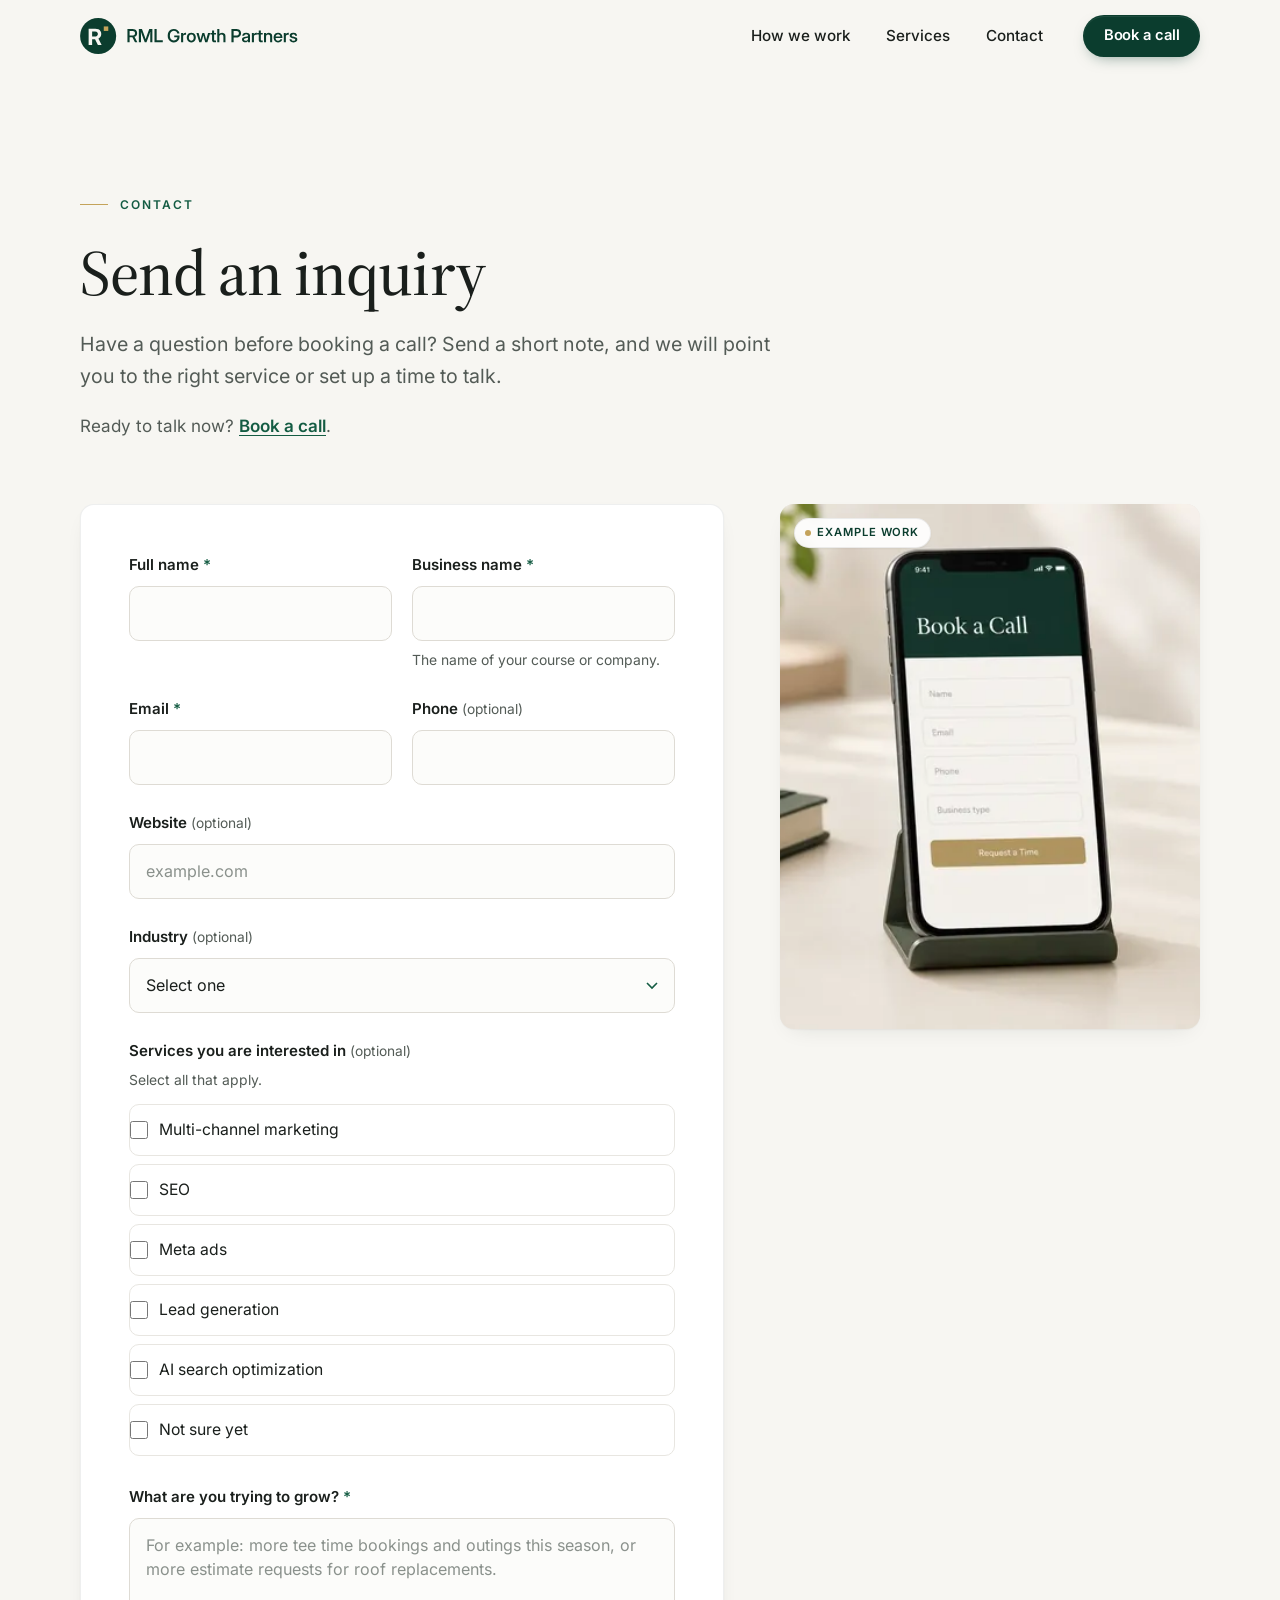
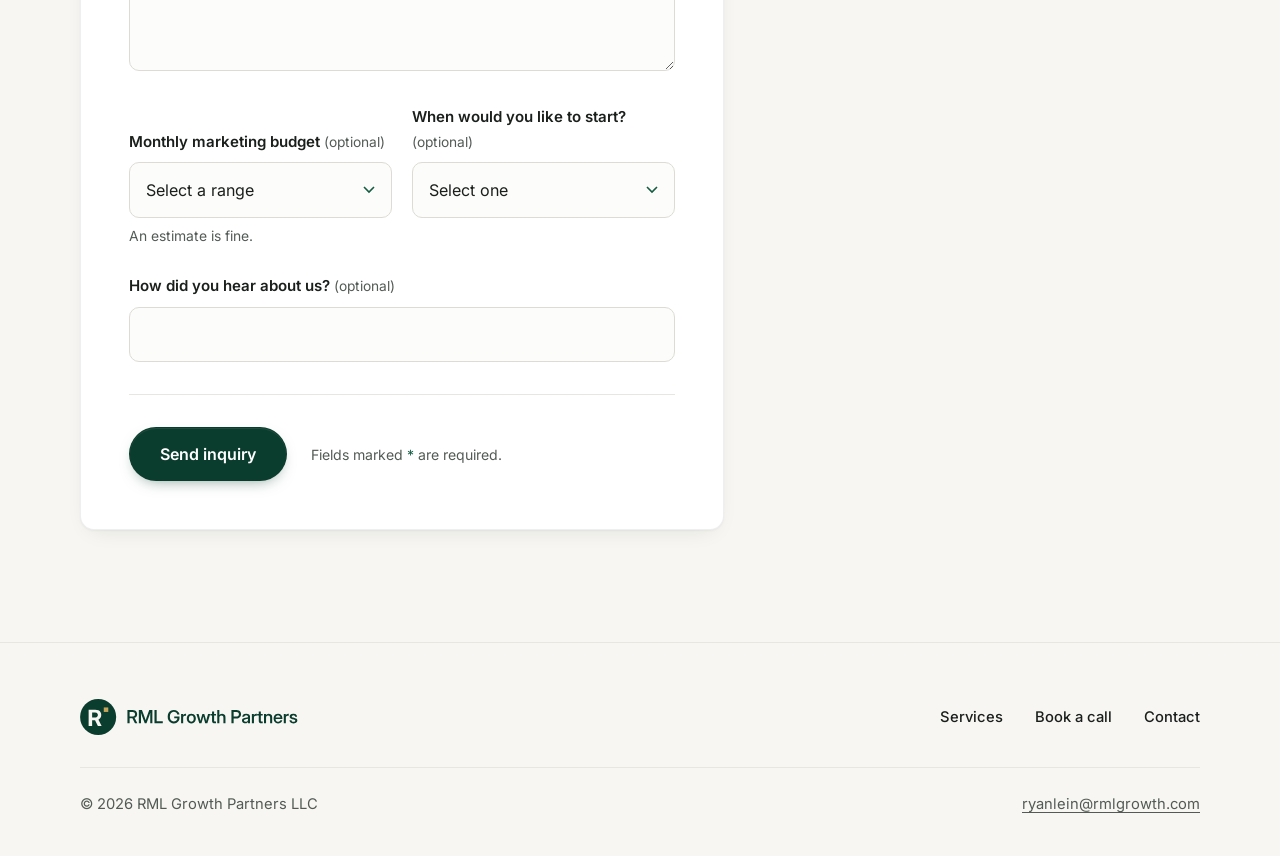
<file: contact/index.html>
<!doctype html>
<html lang="en">
<head>
  <meta charset="utf-8">
  <meta name="viewport" content="width=device-width, initial-scale=1">
  <meta name="robots" content="noindex, nofollow">
  <script>document.documentElement.classList.add("js");</script>
  <title>Contact | RML Growth Partners</title>
  <meta name="description" content="Contact RML Growth Partners with questions about multi-channel marketing, SEO, AI search optimization, Meta ads, or lead generation for your business.">
  <meta name="theme-color" content="#0B3D2E">
  <meta property="og:type" content="website">
  <meta property="og:site_name" content="RML Growth Partners">
  <meta property="og:title" content="Contact | RML Growth Partners">
  <meta property="og:description" content="Contact RML Growth Partners with questions about multi-channel marketing, SEO, AI search optimization, Meta ads, or lead generation for your business.">
  <meta property="og:image" content="https://ryanlein43-max.github.io/rmlgrowth-staging/assets/og-image.png">
  <meta property="og:image:width" content="1200">
  <meta property="og:image:height" content="630">
  <meta property="og:image:alt" content="RML Growth Partners logo with the headline Marketing that keeps your schedule full.">
  <meta name="twitter:card" content="summary_large_image">
  <meta name="twitter:image" content="https://ryanlein43-max.github.io/rmlgrowth-staging/assets/og-image.png">
  <link rel="icon" href="../assets/favicon.svg" type="image/svg+xml">
  <link rel="icon" href="../assets/favicon-32.png" sizes="32x32" type="image/png">
  <link rel="icon" href="../assets/favicon-16.png" sizes="16x16" type="image/png">
  <link rel="apple-touch-icon" href="../assets/apple-touch-icon.png" sizes="180x180">
  <link rel="preload" href="../assets/fonts/inter-latin-var.woff2" as="font" type="font/woff2" crossorigin>
  <link rel="preload" href="../assets/fonts/source-serif-4-latin-var.woff2" as="font" type="font/woff2" crossorigin>
  <link rel="stylesheet" href="../styles.css">
</head>
<body>
  <a class="skip-link" href="#main">Skip to content</a>
  <header class="site-header">
    <div class="container header-inner">
      <a class="brand" href="../" aria-label="RML Growth Partners home">
        <img class="brand-logo" src="../assets/logo/r-mark-lockup-on-light.svg" width="218" height="36" alt="RML Growth Partners">
      </a>
      <button class="nav-toggle" type="button" aria-controls="site-nav" aria-expanded="false" aria-label="Open menu">
        <svg width="22" height="22" viewBox="0 0 24 24" fill="none" stroke="currentColor" stroke-width="1.7" stroke-linecap="round" aria-hidden="true"><path class="i-open" d="M4 7h16M4 12h16M4 17h16"/><path class="i-close" d="M6 6l12 12M18 6L6 18"/></svg>
      </button>
      <nav id="site-nav" class="site-nav" aria-label="Primary">
        <ul>
          <li><a href="../#how-we-work">How we work</a></li>
          <li><a href="../#services">Services</a></li>
          <li><a href="../contact/">Contact</a></li>
          <li class="nav-cta"><a class="btn btn-primary btn-sm" href="../book/">Book a call</a></li>
        </ul>
      </nav>
    </div>
  </header>
  <main id="main">
    <section class="page-intro">
      <div class="container">
        <div class="intro-text">
          <p class="kicker">Contact</p>
          <h1>Send an inquiry</h1>
          <p class="lead">Have a question before booking a call? Send a short note, and we will point you to the right service or set up a time to talk.</p>
          <p class="intro-secondary">Ready to talk now? <a href="../book/">Book a call</a>.</p>
        </div>
      </div>
    </section>
    <section class="form-section">
      <div class="container form-layout">
        <div class="form-panel">
          <form id="contact-form" method="POST" data-ajax-form data-to="ryanlein" data-host="rmlgrowth.com" data-success="contact-success" novalidate>
            <input type="hidden" name="_subject" value="New inquiry from rmlgrowth.com">
            <input type="hidden" name="_template" value="table">
            <input type="hidden" name="_captcha" value="false">
            <input type="hidden" name="_blacklist" value="notlettersmail.com, mailinator.com, yopmail.com, guerrillamail, sharklasers.com, 10minutemail, viagra, cialis, casino, escort, porn, forex, cryptocurrency, bitcoin">
            <input type="hidden" name="Form source" value="Inquiry (/contact)">
            <div class="hp" aria-hidden="true">
              <label for="contact-honey">Leave this field empty</label>
              <input id="contact-honey" type="text" name="_honey" tabindex="-1" autocomplete="off">
            </div>
              <div class="field-row">
              <div class="field">
                <label for="contact-name">Full name <span class="req" aria-hidden="true">*</span></label>
                <input id="contact-name" name="Full name" type="text" autocomplete="name" required aria-describedby="contact-name-err">
                <p class="field-error" id="contact-name-err" aria-live="polite"></p>
              </div>
              <div class="field">
                <label for="contact-company">Business name <span class="req" aria-hidden="true">*</span></label>
                <input id="contact-company" name="Business name" type="text" autocomplete="organization" required aria-describedby="contact-company-help contact-company-err">
                <p class="helper" id="contact-company-help">The name of your course or company.</p>
                <p class="field-error" id="contact-company-err" aria-live="polite"></p>
              </div>
              </div>
              <div class="field-row">
              <div class="field">
                <label for="contact-email">Email <span class="req" aria-hidden="true">*</span></label>
                <input id="contact-email" name="email" type="email" autocomplete="email" required aria-describedby="contact-email-err">
                <p class="field-error" id="contact-email-err" aria-live="polite"></p>
              </div>
              <div class="field">
                <label for="contact-phone">Phone <span class="opt">(optional)</span></label>
                <input id="contact-phone" name="Phone" type="tel" autocomplete="tel" aria-describedby="contact-phone-err">
                <p class="field-error" id="contact-phone-err" aria-live="polite"></p>
              </div>
              </div>
              <div class="field">
                <label for="contact-website">Website <span class="opt">(optional)</span></label>
                <input id="contact-website" name="Website" type="url" autocomplete="url" placeholder="example.com" aria-describedby="contact-website-err">
                <p class="field-error" id="contact-website-err" aria-live="polite"></p>
              </div>
              <div class="field">
                <label for="contact-industry">Industry <span class="opt">(optional)</span></label>
                <select id="contact-industry" name="Industry">
                  <option value="">Select one</option>
                  <option value="Golf course">Golf course</option>
                  <option value="Roofing">Roofing</option>
                  <option value="HVAC">HVAC</option>
                  <option value="Other">Other</option>
                </select>
              </div>
              <fieldset class="field checkbox-group" aria-describedby="contact-services-help">
                <legend>Services you are interested in <span class="opt">(optional)</span></legend>
                <p class="helper" id="contact-services-help">Select all that apply.</p>
                <label class="check"><input type="checkbox" name="Services you are interested in" value="Multi-channel marketing"><span>Multi-channel marketing</span></label>
                <label class="check"><input type="checkbox" name="Services you are interested in" value="SEO"><span>SEO</span></label>
                <label class="check"><input type="checkbox" name="Services you are interested in" value="Meta ads"><span>Meta ads</span></label>
                <label class="check"><input type="checkbox" name="Services you are interested in" value="Lead generation"><span>Lead generation</span></label>
                <label class="check"><input type="checkbox" name="Services you are interested in" value="AI search optimization"><span>AI search optimization</span></label>
                <label class="check"><input type="checkbox" name="Services you are interested in" value="Not sure yet"><span>Not sure yet</span></label>
              </fieldset>
              <div class="field">
                <label for="contact-grow">What are you trying to grow? <span class="req" aria-hidden="true">*</span></label>
                <textarea id="contact-grow" name="What are you trying to grow" placeholder="For example: more tee time bookings and outings this season, or more estimate requests for roof replacements." required aria-describedby="contact-grow-err" rows="5"></textarea>
                <p class="field-error" id="contact-grow-err" aria-live="polite"></p>
              </div>
              <div class="field-row">
              <div class="field">
                <label for="contact-budget">Monthly marketing budget <span class="opt">(optional)</span></label>
                <select id="contact-budget" name="Monthly marketing budget" aria-describedby="contact-budget-help">
                  <option value="">Select a range</option>
                  <option value="Under $2,000">Under $2,000</option>
                  <option value="$2,000 to $5,000">$2,000 to $5,000</option>
                  <option value="$5,000 to $10,000">$5,000 to $10,000</option>
                  <option value="Over $10,000">Over $10,000</option>
                  <option value="Prefer to discuss">Prefer to discuss</option>
                </select>
                <p class="helper" id="contact-budget-help">An estimate is fine.</p>
              </div>
              <div class="field">
                <label for="contact-timing">When would you like to start? <span class="opt">(optional)</span></label>
                <select id="contact-timing" name="When would you like to start">
                  <option value="">Select one</option>
                  <option value="As soon as possible">As soon as possible</option>
                  <option value="Within the next month">Within the next month</option>
                  <option value="Just exploring">Just exploring</option>
                </select>
              </div>
              </div>
              <div class="field">
                <label for="contact-source">How did you hear about us? <span class="opt">(optional)</span></label>
                <input id="contact-source" name="How did you hear about us" type="text" aria-describedby="contact-source-err">
                <p class="field-error" id="contact-source-err" aria-live="polite"></p>
              </div>
            <div class="form-actions">
              <button class="btn btn-primary btn-lg" type="submit">Send inquiry</button>
              <p class="form-note">Fields marked <span class="req">*</span> are required.</p>
            </div>
            <div class="form-status" role="alert"></div>
          </form>
          <div id="contact-success" class="form-success" role="status" aria-live="polite" hidden>
            <svg class="check-icon" viewBox="0 0 48 48" width="48" height="48" fill="none" stroke="currentColor" stroke-width="1.8" stroke-linecap="round" stroke-linejoin="round" aria-hidden="true"><circle cx="24" cy="24" r="20"/><path d="m15 24 6 6 12-12"/></svg>
            <h2 tabindex="-1">Thank you. We received your message.</h2>
            <p>We will reply by email soon.</p>
            <p><a class="text-link" href="../">Back to home</a></p>
          </div>
        </div>
        <aside class="form-aside">
          <figure class="card-media aside-media ">
            <img src="../assets/img/lead-form-phone-desk-800.webp" srcset="../assets/img/lead-form-phone-desk-800.webp 800w, ../assets/img/lead-form-phone-desk-1400.webp 1400w" sizes="(min-width: 1024px) 420px, 100vw" width="1400" height="792" fetchpriority="high" decoding="async" alt="Phone on a desk showing a simple Book a Call form."><span class="example-tag">Example work</span>
          </figure>
        </aside>
      </div>
    </section>
  </main>
  <footer class="site-footer">
    <div class="container">
      <div class="footer-top">
        <a class="brand" href="../" aria-label="RML Growth Partners home">
          <img class="brand-logo" src="../assets/logo/r-mark-lockup-on-light.svg" width="218" height="36" alt="RML Growth Partners">
        </a>
        <nav class="footer-nav" aria-label="Footer">
          <ul>
            <li><a href="../#services">Services</a></li>
            <li><a href="../book/">Book a call</a></li>
            <li><a href="../contact/">Contact</a></li>
          </ul>
        </nav>
      </div>
      <div class="footer-bottom">
        <p>&copy; 2026 RML Growth Partners LLC</p>
        <p><a href="mailto:ryanlein@rmlgrowth.com">ryanlein@rmlgrowth.com</a></p>
      </div>
    </div>
  </footer>
  <script src="../main.js" defer></script>
</body>
</html>
</file>
<file: styles.css>
/* RML Growth Partners, v2 stylesheet */
/* Self hosted fonts (SIL Open Font License): Inter and Source Serif 4, latin subset, variable */
@font-face { font-family: "Inter"; font-style: normal; font-weight: 400 600; font-display: swap; src: url("assets/fonts/inter-latin-var.woff2") format("woff2"); unicode-range: U+0000-00FF, U+0131, U+0152-0153, U+02BB-02BC, U+02C6, U+02DA, U+02DC, U+0304, U+0308, U+0329, U+2000-206F, U+20AC, U+2122, U+2191, U+2193, U+2212, U+2215, U+FEFF, U+FFFD; }
@font-face { font-family: "Source Serif 4"; font-style: normal; font-weight: 500 600; font-display: swap; src: url("assets/fonts/source-serif-4-latin-var.woff2") format("woff2"); unicode-range: U+0000-00FF, U+0131, U+0152-0153, U+02BB-02BC, U+02C6, U+02DA, U+02DC, U+0304, U+0308, U+0329, U+2000-206F, U+20AC, U+2122, U+2191, U+2193, U+2212, U+2215, U+FEFF, U+FFFD; }

:root {
  --green-900: #0B3D2E;
  --green-700: #145C43;
  --green-950: #072A20;
  --gold: #C4A35A;
  --text: #1A1F1C;
  --muted: #535B56;
  --bg: #F7F6F2;
  --neutral: #E8E6E1;
  --line: #DEDBD4;
  --white: #FFFFFF;
  --radius: 14px;
  --radius-sm: 10px;
  --max: 1200px;
  --measure: 720px;
  --shadow-sm: 0 1px 2px rgba(16, 32, 26, .05);
  --shadow: 0 1px 2px rgba(16, 32, 26, .04), 0 8px 24px -12px rgba(16, 32, 26, .14);
  --shadow-lg: 0 2px 4px rgba(16, 32, 26, .04), 0 24px 48px -24px rgba(16, 32, 26, .22);
  --sans: "Inter", system-ui, -apple-system, "Segoe UI", Roboto, Helvetica, Arial, sans-serif;
  --serif: "Source Serif 4", "Iowan Old Style", "Palatino Linotype", Georgia, serif;
  --ease: cubic-bezier(.2, .7, .2, 1);
  --header-h: 72px;
}

*, *::before, *::after { box-sizing: border-box; }
html { -webkit-text-size-adjust: 100%; scroll-behavior: smooth; scroll-padding-top: calc(var(--header-h) + 16px); }
body {
  margin: 0;
  font-family: var(--sans);
  font-size: 1.0625rem;
  line-height: 1.65;
  color: var(--text);
  background: var(--bg);
  -webkit-font-smoothing: antialiased;
  -moz-osx-font-smoothing: grayscale;
  text-rendering: optimizeLegibility;
}
img, svg, video { display: block; max-width: 100%; }
figure { margin: 0; }
a { color: var(--green-700); text-decoration-thickness: 1px; text-underline-offset: 3px; }
a:hover { color: var(--green-900); }
:focus-visible { outline: 2px solid var(--gold); outline-offset: 3px; border-radius: 6px; }

h1, h2, h3 { margin: 0 0 .5em; color: var(--text); }
h1, h2 { font-family: var(--serif); font-weight: 500; letter-spacing: -0.015em; line-height: 1.08; font-optical-sizing: auto; }
h1 { font-size: clamp(2.5rem, 7vw, 4.75rem); }
h2 { font-size: clamp(2rem, 4.4vw, 3.15rem); }
h3 { font-family: var(--sans); font-size: 1.2rem; font-weight: 600; letter-spacing: -0.012em; line-height: 1.3; }
p { margin: 0 0 1em; }

.skip-link { position: absolute; left: 1rem; top: -100px; background: var(--white); color: var(--green-900); padding: .75rem 1rem; z-index: 200; border-radius: 8px; box-shadow: var(--shadow); }
.skip-link:focus { top: 1rem; }

.container { width: 100%; max-width: var(--max); margin: 0 auto; padding: 0 1.375rem; }
@media (min-width: 768px) { .container { padding: 0 2.5rem; } }

/* Kicker */
.kicker { display: inline-flex; align-items: center; gap: .75rem; font-size: .75rem; font-weight: 600; letter-spacing: .16em; text-transform: uppercase; color: var(--green-700); margin: 0 0 1.5rem; }
.kicker::before { content: ""; width: 28px; height: 1px; background: var(--gold); }
.kicker-light { color: rgba(255, 255, 255, .86); }
.lead { font-size: clamp(1.075rem, 1.6vw, 1.22rem); line-height: 1.65; color: var(--muted); max-width: 60ch; margin: 0; }

/* Header */
.site-header { position: sticky; top: 0; z-index: 100; background: var(--bg); border-bottom: 1px solid transparent; transition: background-color .3s var(--ease), border-color .3s var(--ease), box-shadow .3s var(--ease); }
.site-header.is-scrolled { background: rgba(247, 246, 242, .78); -webkit-backdrop-filter: saturate(1.4) blur(14px); backdrop-filter: saturate(1.4) blur(14px); border-bottom-color: rgba(26, 31, 28, .08); box-shadow: 0 6px 24px -18px rgba(16, 32, 26, .35); }
.header-inner { display: flex; align-items: center; justify-content: space-between; height: var(--header-h); gap: 1rem; }
.brand { display: inline-flex; align-items: center; gap: .7rem; text-decoration: none; color: var(--green-900); }
.brand:hover { color: var(--green-900); }
.brand-logo { display: block; width: auto; height: 36px; }
@media (max-width: 380px) { .brand-logo { height: 32px; } }
.nav-toggle { display: inline-flex; align-items: center; justify-content: center; width: 44px; height: 44px; border: 1px solid var(--line); background: var(--white); border-radius: 10px; cursor: pointer; color: var(--green-900); }
.nav-toggle .i-close { display: none; }
.nav-toggle[aria-expanded="true"] .i-open { display: none; }
.nav-toggle[aria-expanded="true"] .i-close { display: inline; }
.site-nav { display: none; }
.site-nav.is-open { display: block; position: absolute; top: var(--header-h); left: 0; right: 0; background: var(--bg); border-bottom: 1px solid var(--line); box-shadow: var(--shadow); padding: .5rem 1.375rem 1.5rem; }
.site-nav ul { list-style: none; margin: 0; padding: 0; display: flex; flex-direction: column; }
.site-nav a:not(.btn) { display: block; padding: .85rem 0; text-decoration: none; color: var(--text); font-weight: 500; border-bottom: 1px solid var(--neutral); }
.site-nav .nav-cta { margin-top: 1rem; }
.site-nav .nav-cta .btn { width: 100%; }
@media (min-width: 900px) {
  .nav-toggle { display: none; }
  .site-nav, .site-nav.is-open { display: block; position: static; background: none; border: 0; box-shadow: none; padding: 0; }
  .site-nav ul { flex-direction: row; align-items: center; gap: 2.25rem; }
  .site-nav a:not(.btn) { position: relative; padding: .4rem 0; font-size: .95rem; border: 0; color: var(--text); }
  .site-nav a:not(.btn)::after { content: ""; position: absolute; left: 0; right: 0; bottom: 0; height: 1px; background: var(--green-700); transform: scaleX(0); transform-origin: left; transition: transform .3s var(--ease); }
  .site-nav a:not(.btn):hover { color: var(--green-900); }
  .site-nav a:not(.btn):hover::after { transform: scaleX(1); }
  .site-nav .nav-cta { margin: 0 0 0 .25rem; }
  .site-nav .nav-cta .btn { width: auto; }
}

/* Buttons */
.btn { display: inline-flex; align-items: center; justify-content: center; gap: .5rem; min-height: 48px; padding: .8rem 1.5rem; border-radius: 999px; font-family: var(--sans); font-weight: 600; font-size: .98rem; letter-spacing: -0.005em; line-height: 1.2; text-decoration: none; border: 1px solid transparent; cursor: pointer; transition: background-color .2s var(--ease), color .2s var(--ease), border-color .2s var(--ease), box-shadow .2s var(--ease), transform .2s var(--ease); }
.btn:active { transform: translateY(1px); }
.btn:focus-visible { outline: 2px solid var(--gold); outline-offset: 3px; border-radius: 999px; }
.btn-sm { min-height: 42px; padding: .6rem 1.2rem; font-size: .92rem; }
.btn-lg { min-height: 54px; padding: .9rem 1.9rem; font-size: 1rem; }
.btn-primary { background: var(--green-900); color: var(--white); box-shadow: 0 1px 0 rgba(255,255,255,.08) inset, 0 6px 16px -8px rgba(11, 61, 46, .6); }
.btn-primary:hover { background: var(--green-700); color: var(--white); box-shadow: 0 1px 0 rgba(255,255,255,.1) inset, 0 10px 22px -10px rgba(11, 61, 46, .7); }
.btn-light { background: var(--white); color: var(--green-900); box-shadow: 0 8px 24px -12px rgba(0,0,0,.45); }
.btn-light:hover { background: var(--bg); color: var(--green-900); }
.btn-ghost-light { background: rgba(255,255,255,.04); color: var(--white); border-color: rgba(255,255,255,.45); }
.btn-ghost-light:hover { background: rgba(255,255,255,.12); color: var(--white); border-color: rgba(255,255,255,.85); }
.btn[disabled] { opacity: .65; cursor: progress; }
.btn-row { display: flex; flex-wrap: wrap; gap: .85rem; }

/* Sections */
.section { padding: 6rem 0; }
@media (min-width: 768px) { .section { padding: 9rem 0; } }
.section-head { max-width: var(--measure); margin-bottom: 3.5rem; }
@media (min-width: 768px) { .section-head { margin-bottom: 4.5rem; } }

/* Video loops */
.loop-video { position: absolute; inset: 0; overflow: hidden; background: var(--green-900); }
.loop-video video { position: absolute; inset: 0; width: 100%; height: 100%; object-fit: cover; }
.loop-video video + video { opacity: 0; }
.video-toggle { position: absolute; z-index: 5; right: 1rem; bottom: 1rem; width: 34px; height: 34px; display: inline-flex; align-items: center; justify-content: center; border-radius: 999px; border: 1px solid rgba(255,255,255,.35); background: rgba(7, 42, 32, .45); color: var(--white); cursor: pointer; -webkit-backdrop-filter: blur(6px); backdrop-filter: blur(6px); opacity: .75; transition: opacity .2s var(--ease); }
.video-toggle:hover, .video-toggle:focus-visible { opacity: 1; }
.video-toggle .i-play { display: none; }
.video-toggle.is-paused .i-play { display: inline; }
.video-toggle.is-paused .i-pause { display: none; }

/* Hero */
.hero { position: relative; isolation: isolate; color: var(--white); background: var(--green-900); min-height: min(88vh, 860px); display: flex; align-items: flex-end; overflow: hidden; }
.hero-media { position: absolute; inset: 0; z-index: -1; }
/* Scrim in brand green. Mobile: text spans the width, so an even top to bottom wash.
   Desktop: weighted to the left where the headline sits, lighter on the right so the footage reads. */
.hero-media::after { content: ""; position: absolute; inset: 0; pointer-events: none; z-index: 2;
  background: linear-gradient(180deg, rgba(11, 61, 46, .58) 0%, rgba(11, 61, 46, .66) 45%, rgba(7, 42, 32, .88) 100%); }
@media (min-width: 768px) {
  .hero-media::after {
    background:
      linear-gradient(180deg, rgba(7, 42, 32, 0) 55%, rgba(7, 42, 32, .5) 100%),
      linear-gradient(90deg, rgba(11, 61, 46, .88) 0%, rgba(11, 61, 46, .78) 32%, rgba(11, 61, 46, .45) 62%, rgba(11, 61, 46, .3) 100%);
  }
}
.hero-content { padding-top: 7rem; padding-bottom: 5rem; position: relative; z-index: 3; }
@media (min-width: 768px) { .hero-content { padding-top: 10rem; padding-bottom: 7.5rem; } }
.hero h1 { color: var(--white); max-width: 14ch; margin-bottom: 1.75rem; }
.hero-sub { font-size: clamp(1.075rem, 1.7vw, 1.25rem); line-height: 1.65; color: rgba(255,255,255,.88); max-width: 58ch; margin-bottom: 2.5rem; }
.hero-note { margin: 1.75rem 0 0; font-size: .95rem; color: rgba(255,255,255,.72); max-width: 54ch; }

/* Steps */
.steps { list-style: none; margin: 0; padding: 0; display: grid; gap: 3rem; }
@media (min-width: 720px) { .steps { grid-template-columns: repeat(2, 1fr); gap: 3.5rem 4rem; } }
@media (min-width: 1100px) { .steps { grid-template-columns: repeat(4, 1fr); gap: 3rem; } }
.step { position: relative; padding-top: 1.75rem; border-top: 1px solid var(--line); }
.step::before { content: ""; position: absolute; top: -1px; left: 0; width: 40px; height: 1px; background: var(--green-900); }
.step-num { display: block; font-family: var(--serif); font-size: 2.25rem; line-height: 1; color: var(--green-700); margin-bottom: 1.25rem; font-weight: 500; }
.step h3 { margin-bottom: .6rem; }
.step p { color: var(--muted); margin: 0; font-size: 1rem; }

/* Services */
.services { padding-bottom: 0; }

.services-band { position: relative; isolation: isolate; color: var(--white); padding: 6rem 0 11rem; overflow: hidden; }
@media (min-width: 768px) { .services-band { padding: 8.5rem 0 14rem; } }
.services-band .loop-video { z-index: -1; }
.services-band::after { content: ""; position: absolute; inset: 0; z-index: -1; background: linear-gradient(180deg, rgba(11,61,46,.55), rgba(11,61,46,.7)); pointer-events: none; }
.services-band h2 { color: var(--white); }
.services-band .lead { color: rgba(255,255,255,.84); }
.services-band-content { max-width: var(--max); }
.services-band-content > * { max-width: var(--measure); }
.services-band .video-toggle { bottom: auto; top: 1rem; }
.service-grid { display: grid; gap: 1.5rem; margin-top: -7rem; position: relative; z-index: 2; }
@media (min-width: 768px) { .service-grid { margin-top: -9.5rem; } }
@media (min-width: 960px) { .service-grid { grid-template-columns: repeat(2, 1fr); gap: 2rem; } }

.service-card, .serve-card { background: var(--white); border: 1px solid rgba(26, 31, 28, .07); border-radius: var(--radius); box-shadow: var(--shadow); overflow: hidden; display: flex; flex-direction: column; transition: box-shadow .3s var(--ease), transform .3s var(--ease); }
.service-card:hover, .serve-card:hover { box-shadow: var(--shadow-lg); }
.card-media { position: relative; aspect-ratio: 3 / 2; overflow: hidden; background: var(--neutral); }
.card-media img { width: 100%; height: 100%; object-fit: cover; }
.card-media.media-contain img { object-fit: contain; }
.card-media.media-light { background: #F1F0EC; }
.card-media.media-dark { background: #04241A; }
.card-media .loop-video { position: absolute; inset: 0; }
.card-media .video-toggle { right: .75rem; bottom: .75rem; }
.card-media-plain { display: flex; align-items: center; justify-content: center; background: linear-gradient(160deg, #EFEDE7, #E6E3DC); color: var(--green-700); }
.example-tag { position: absolute; left: .85rem; top: .85rem; z-index: 3; display: inline-flex; align-items: center; gap: .4rem; padding: .3rem .65rem; font-size: .7rem; font-weight: 600; letter-spacing: .08em; text-transform: uppercase; color: var(--green-900); background: rgba(255, 255, 255, .92); border: 1px solid rgba(26, 31, 28, .08); border-radius: 999px; box-shadow: var(--shadow-sm); -webkit-backdrop-filter: blur(6px); backdrop-filter: blur(6px); }
.example-tag::before { content: ""; width: 6px; height: 6px; border-radius: 50%; background: var(--gold); }
.card-body { padding: 1.75rem 1.5rem 2rem; flex: 1; }
@media (min-width: 768px) { .card-body { padding: 2.25rem 2.5rem 2.5rem; } }
.service-card h3 { font-family: var(--serif); font-weight: 500; font-size: 1.75rem; letter-spacing: -0.012em; margin-bottom: .75rem; }
.service-card .card-body > p { color: var(--muted); }
.list-label { margin: 1.75rem 0 0; padding-top: 1.5rem; border-top: 1px solid var(--neutral); font-size: .72rem; font-weight: 600; letter-spacing: .16em; text-transform: uppercase; color: var(--green-700); }
.checklist { list-style: none; margin: 1rem 0 0; padding: 0; display: grid; gap: .7rem; }
.checklist li { position: relative; padding-left: 1.75rem; font-size: .97rem; line-height: 1.55; }
.checklist li::before { content: ""; position: absolute; left: .1rem; top: .5em; width: .62rem; height: .32rem; border-left: 1.6px solid var(--green-700); border-bottom: 1.6px solid var(--green-700); transform: rotate(-45deg); }

/* Who we serve */
.serve-grid { display: grid; gap: 1.5rem; }
@media (min-width: 720px) { .serve-grid { grid-template-columns: repeat(2, 1fr); } }
@media (min-width: 1024px) { .serve-grid { grid-template-columns: repeat(3, 1fr); gap: 2rem; } }
.serve-card .card-body { padding: 1.75rem 1.5rem 2rem; }
@media (min-width: 768px) { .serve-card .card-body { padding: 2rem 2rem 2.25rem; } }
.serve-card p { color: var(--muted); margin: 0; font-size: 1rem; }

/* CTA */
.cta-section { background: var(--green-900); color: var(--white); position: relative; overflow: hidden; isolation: isolate; }
.cta-section::before { content: ""; position: absolute; z-index: -1; right: -15%; top: -40%; width: 70vw; max-width: 900px; aspect-ratio: 1; border-radius: 50%; background: radial-gradient(circle, rgba(20, 92, 67, .7) 0%, rgba(11, 61, 46, 0) 68%); }
.cta-section h2 { color: var(--white); }
.cta-section .lead { color: rgba(255,255,255,.82); }
.cta-grid { display: grid; gap: 1.5rem; }
@media (min-width: 768px) { .cta-grid { grid-template-columns: 1fr 1fr; gap: 2rem; } }
.cta-card { border: 1px solid rgba(255,255,255,.14); background: rgba(255,255,255,.04); border-radius: var(--radius); padding: 2rem 1.75rem; display: flex; flex-direction: column; align-items: flex-start; }
@media (min-width: 768px) { .cta-card { padding: 2.75rem; } }
.cta-card h3 { color: var(--white); font-family: var(--serif); font-weight: 500; font-size: 1.65rem; }
.cta-card p { color: rgba(255,255,255,.78); margin-bottom: 2rem; flex: 1; }

/* Page intro (book/contact) */
.page-intro { padding: 4.5rem 0 3rem; }
@media (min-width: 768px) { .page-intro { padding: 7rem 0 4rem; } }
.intro-text { max-width: var(--measure); }
.page-intro h1 { font-size: clamp(2.5rem, 6vw, 4rem); margin-bottom: 1.25rem; }
.intro-secondary { margin: 1.25rem 0 0; color: var(--muted); }
.intro-secondary a { font-weight: 600; }

/* Forms */
.form-section { padding-bottom: 7rem; }
.form-layout { display: grid; gap: 2rem; align-items: start; }
@media (min-width: 1024px) { .form-layout { grid-template-columns: minmax(0, 1fr) 380px; gap: 3.5rem; } }
@media (min-width: 1180px) { .form-layout { grid-template-columns: minmax(0, 1fr) 420px; } }
.form-aside { order: -1; }
@media (min-width: 1024px) { .form-aside { order: 0; position: sticky; top: calc(var(--header-h) + 2rem); } }
.aside-media { border-radius: var(--radius); box-shadow: var(--shadow); aspect-ratio: 16 / 10; }
@media (min-width: 1024px) { .aside-media { aspect-ratio: 4 / 5; } }
.form-panel { background: var(--white); border: 1px solid rgba(26, 31, 28, .07); border-radius: var(--radius); box-shadow: var(--shadow); padding: 1.75rem 1.375rem; }
@media (min-width: 768px) { .form-panel { padding: 3rem; } }
.field { margin: 0 0 1.6rem; min-width: 0; }
.field label, .field legend { display: block; font-weight: 600; font-size: .94rem; margin-bottom: .5rem; padding: 0; color: var(--text); }
.helper { margin: .45rem 0 0; font-size: .87rem; color: var(--muted); }
.checkbox-group .helper { margin: -.2rem 0 .75rem; }
.opt { font-weight: 400; color: var(--muted); font-size: .86rem; }
.req { color: var(--green-700); }
.field input, .field select, .field textarea { width: 100%; font: inherit; font-size: 1rem; color: var(--text); background: #FCFCFA; border: 1px solid var(--line); border-radius: var(--radius-sm); padding: .85rem 1rem; min-height: 50px; transition: border-color .2s var(--ease), box-shadow .2s var(--ease), background-color .2s var(--ease); }
.field input::placeholder, .field textarea::placeholder { color: #8A918C; }
.field select { appearance: none; -webkit-appearance: none; background-image: url("data:image/svg+xml,%3Csvg xmlns='http://www.w3.org/2000/svg' width='12' height='8' viewBox='0 0 12 8'%3E%3Cpath d='M1 1l5 5 5-5' stroke='%23145C43' stroke-width='1.6' fill='none'/%3E%3C/svg%3E"); background-repeat: no-repeat; background-position: right 1rem center; padding-right: 2.75rem; }
.field textarea { min-height: 150px; resize: vertical; line-height: 1.55; }
.field input:hover, .field select:hover, .field textarea:hover { border-color: #C9C5BC; }
.field input:focus, .field select:focus, .field textarea:focus { outline: none; background: var(--white); border-color: var(--green-700); box-shadow: 0 0 0 4px rgba(196, 163, 90, .28); }
.field.has-error input, .field.has-error select, .field.has-error textarea { border-color: #A23B2A; background: #FFFBFA; }
.field-error { margin: .45rem 0 0; color: #9A3324; font-size: .87rem; font-weight: 500; }
.field-error:empty { display: none; }
.field-row { display: grid; gap: 0 1.25rem; }
@media (min-width: 640px) { .field-row { grid-template-columns: 1fr 1fr; } }
.checkbox-group { border: 0; padding: 0; }
.check { display: flex !important; align-items: center; gap: .7rem; font-weight: 400 !important; font-size: .98rem !important; margin: 0 0 .25rem !important; padding: .55rem .75rem; border: 1px solid var(--neutral); border-radius: var(--radius-sm); cursor: pointer; transition: border-color .2s var(--ease), background-color .2s var(--ease); }
.check + .check { margin-top: .5rem !important; }
.check:hover { border-color: #C9C5BC; }
.check:has(input:checked) { border-color: var(--green-700); background: #F3F7F4; }
.check input { width: 18px; height: 18px; margin: 0; accent-color: var(--green-900); flex: none; }
.hp { position: absolute !important; left: -10000px !important; width: 1px; height: 1px; overflow: hidden; }
.form-actions { display: flex; flex-wrap: wrap; align-items: center; gap: 1rem 1.5rem; margin-top: 2rem; padding-top: 2rem; border-top: 1px solid var(--neutral); }
.form-note { margin: 0; font-size: .88rem; color: var(--muted); }
.form-status:empty { display: none; }
.form-status { margin-top: 1.5rem; padding: 1rem 1.15rem; border-radius: var(--radius-sm); background: #FBEFEC; border: 1px solid #EBCFC8; color: #6E2418; font-size: .95rem; }
.form-success { padding: 1rem 0; }
.form-success h2 { font-size: clamp(1.75rem, 3.5vw, 2.25rem); outline: none; }
.form-success p { color: var(--muted); }
.check-icon { color: var(--green-700); margin-bottom: 1.25rem; }
.text-link { font-weight: 600; }

/* Footer */
.site-footer { background: var(--bg); border-top: 1px solid var(--neutral); padding: 3.5rem 0 2.5rem; font-size: .92rem; color: var(--muted); }
.footer-top { display: flex; flex-direction: column; gap: 1.75rem; padding-bottom: 2rem; border-bottom: 1px solid var(--neutral); }
@media (min-width: 768px) { .footer-top { flex-direction: row; justify-content: space-between; align-items: center; } }
.footer-nav ul { list-style: none; margin: 0; padding: 0; display: flex; flex-wrap: wrap; gap: .5rem 2rem; }
.footer-nav a { color: var(--text); text-decoration: none; font-weight: 500; }
.footer-nav a:hover { color: var(--green-700); text-decoration: underline; }
.footer-bottom { display: flex; flex-direction: column; gap: .5rem; padding-top: 1.5rem; }
@media (min-width: 768px) { .footer-bottom { flex-direction: row; justify-content: space-between; } }
.footer-bottom p { margin: 0; }
.footer-bottom a { color: var(--muted); }
.footer-bottom a:hover { color: var(--green-900); }

/* 404 */
.notfound { padding: 7rem 0 9rem; }
.notfound .intro-text .btn-row { margin-top: 2.5rem; }

/* Reveal on scroll */
.js .reveal { opacity: 0; transform: translateY(18px); transition: opacity .8s var(--ease), transform .8s var(--ease); }
.js .reveal.is-in { opacity: 1; transform: none; }

@media (prefers-reduced-motion: reduce) {
  html { scroll-behavior: auto; }
  *, *::before, *::after { transition-duration: .01ms !important; animation-duration: .01ms !important; animation-iteration-count: 1 !important; }
  .js .reveal { opacity: 1; transform: none; }
  .video-toggle { display: none !important; }
}

/* Let the hero video control stay clickable under the content layer */
.hero-content { pointer-events: none; }
.hero-content > * { pointer-events: auto; }
.is-hero .video-toggle { bottom: 1.25rem; right: 1.25rem; }
.btn-secondary { background: transparent; color: var(--green-900); border-color: rgba(11, 61, 46, .35); }
.btn-secondary:hover { background: var(--green-900); color: var(--white); border-color: var(--green-900); }
.card-media img.pos-left { object-position: left center; }
/* Keep paired inputs aligned even when one label wraps or one field has helper text */
@media (min-width: 640px) {
  @supports (grid-template-rows: subgrid) {
    .field-row > .field { display: grid; grid-row: span 4; grid-template-rows: subgrid; align-content: start; row-gap: 0; }
    .field-row > .field > label { align-self: end; }
  }
}

/* Who we serve: intro beside a featured golf loop */
.serve-head { display: grid; gap: 2.5rem; margin-bottom: 3.5rem; }
.serve-head .section-head { margin-bottom: 0; }
@media (min-width: 1024px) { .serve-head { grid-template-columns: minmax(0, 1fr) minmax(0, 1.05fr); gap: 4rem; align-items: center; margin-bottom: 4.5rem; } }
.serve-feature { position: relative; aspect-ratio: 16 / 10; border-radius: var(--radius); overflow: hidden; box-shadow: var(--shadow-lg); background: var(--green-900); }
.serve-feature .loop-video { position: absolute; inset: 0; }

/* v3: AI search card (spans the full row at 960 and up) */
.card-label { margin: 0 0 .6rem; padding-top: 0; border-top: 0; }
.card-media.media-ai { background: #E9E4DA; }
.service-card-wide .card-media img { max-width: 800px; margin: 0 auto; }
@media (min-width: 960px) {
  .service-card-wide { grid-column: span 2; flex-direction: row; }
  .service-card-wide .card-media { flex: 0 0 50%; aspect-ratio: auto; }
  .service-card-wide .card-body { flex: 1 1 50%; align-self: center; }
}

/* v3: AI search explainer */
.faq-section { background: var(--white); border-top: 1px solid var(--line); border-bottom: 1px solid var(--line); }
.faq-layout .section-head { margin-bottom: 2rem; }
@media (min-width: 1024px) {
  .faq-layout { display: grid; grid-template-columns: 5fr 7fr; gap: 4rem; align-items: start; }
  .faq-layout .section-head { margin-bottom: 0; position: sticky; top: calc(var(--header-h) + 2rem); }
}
.faq-list { max-width: 760px; border-top: 1px solid rgba(26, 31, 28, .12); }
.faq-item { border-bottom: 1px solid rgba(26, 31, 28, .12); }
.faq-item summary { position: relative; list-style: none; cursor: pointer; padding: 1.4rem 2.75rem 1.4rem 0; font-family: var(--serif); font-weight: 500; font-size: 1.25rem; line-height: 1.35; color: var(--green-900); }
.faq-item summary::-webkit-details-marker { display: none; }
.faq-item summary::before, .faq-item summary::after { content: ""; position: absolute; right: .5rem; top: 50%; width: 14px; height: 1.6px; background: var(--green-700); transition: transform .25s var(--ease); }
.faq-item summary::after { transform: rotate(90deg); }
.faq-item[open] summary::after { transform: rotate(0deg); }
.faq-item summary:hover { color: var(--green-700); }
.faq-item summary:focus-visible { outline: 2px solid var(--green-700); outline-offset: 4px; border-radius: 4px; }
.faq-item p { margin: 0 0 1.5rem; padding-right: 2.75rem; color: var(--muted); max-width: 64ch; }
.faq-more { margin: 1.75rem 0 0; font-weight: 600; }
@media (prefers-reduced-motion: reduce) { .faq-item summary::before, .faq-item summary::after { transition: none; } }
</file>
